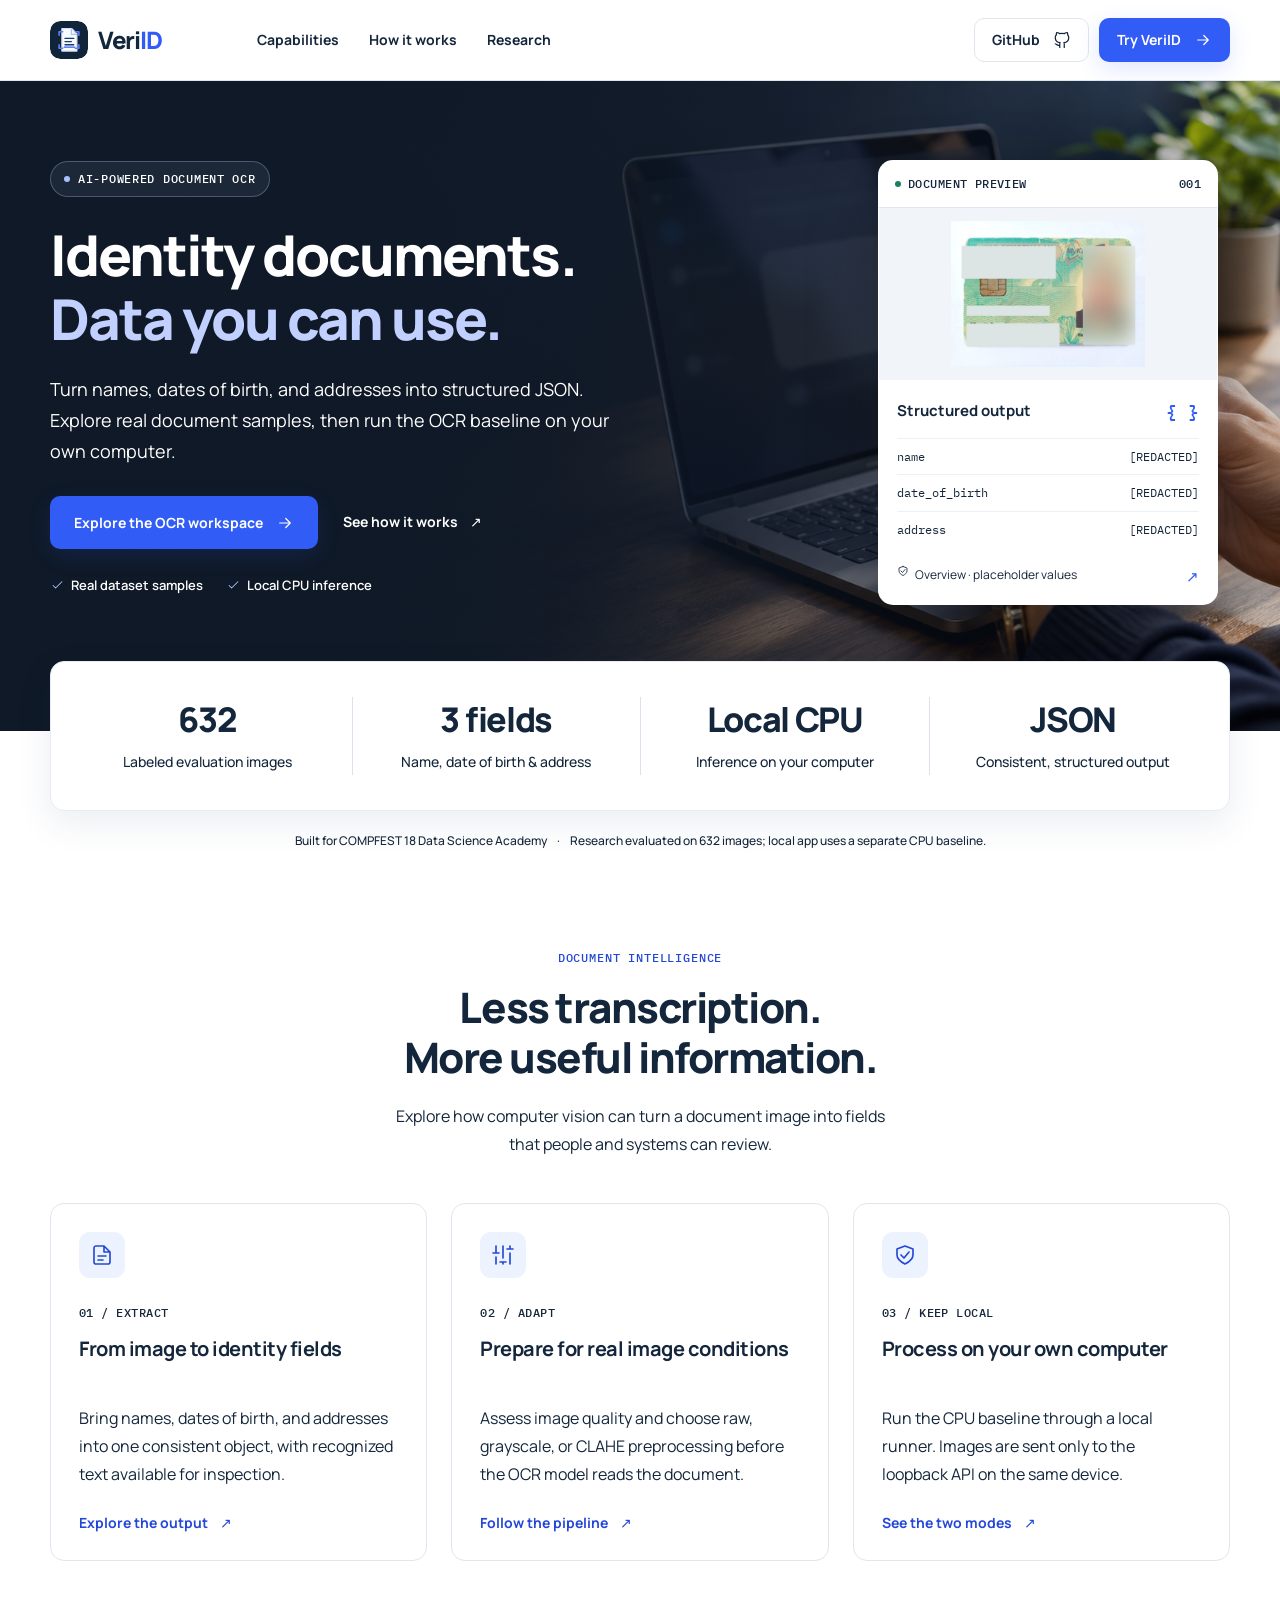
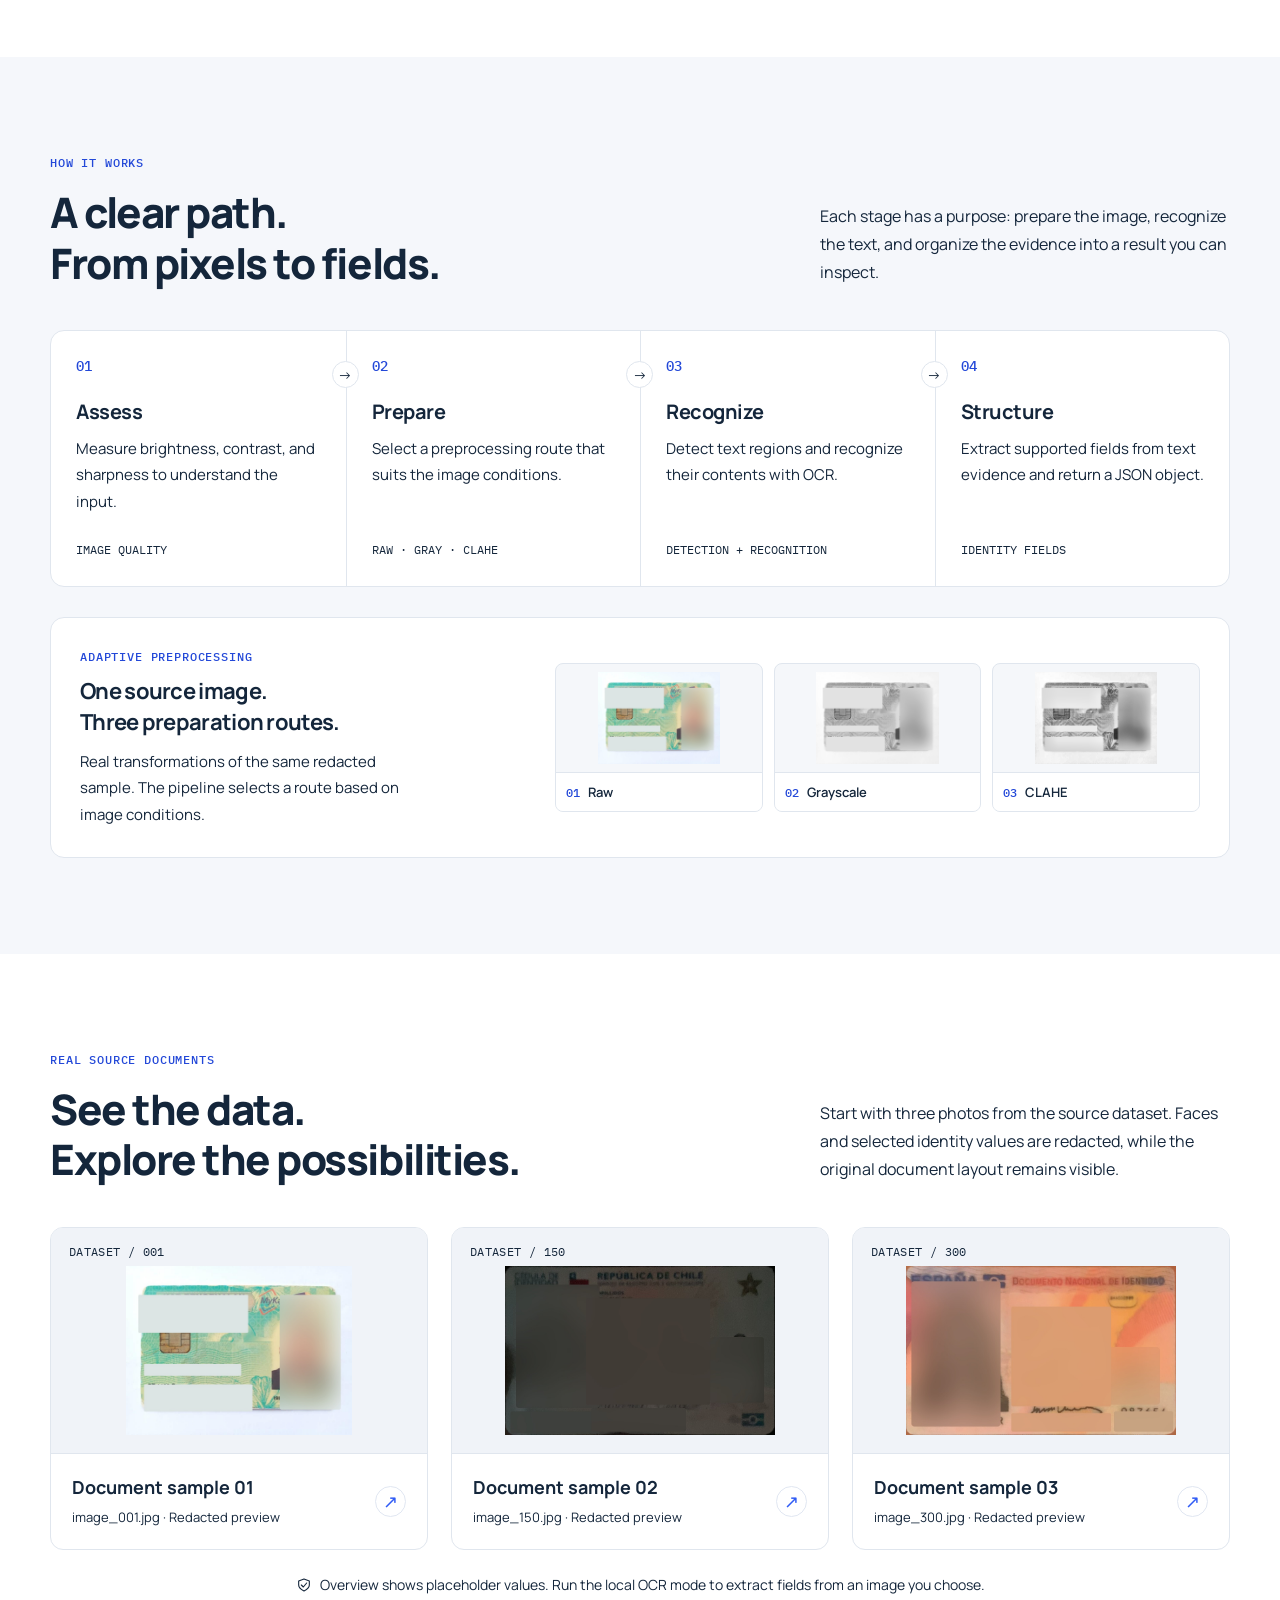
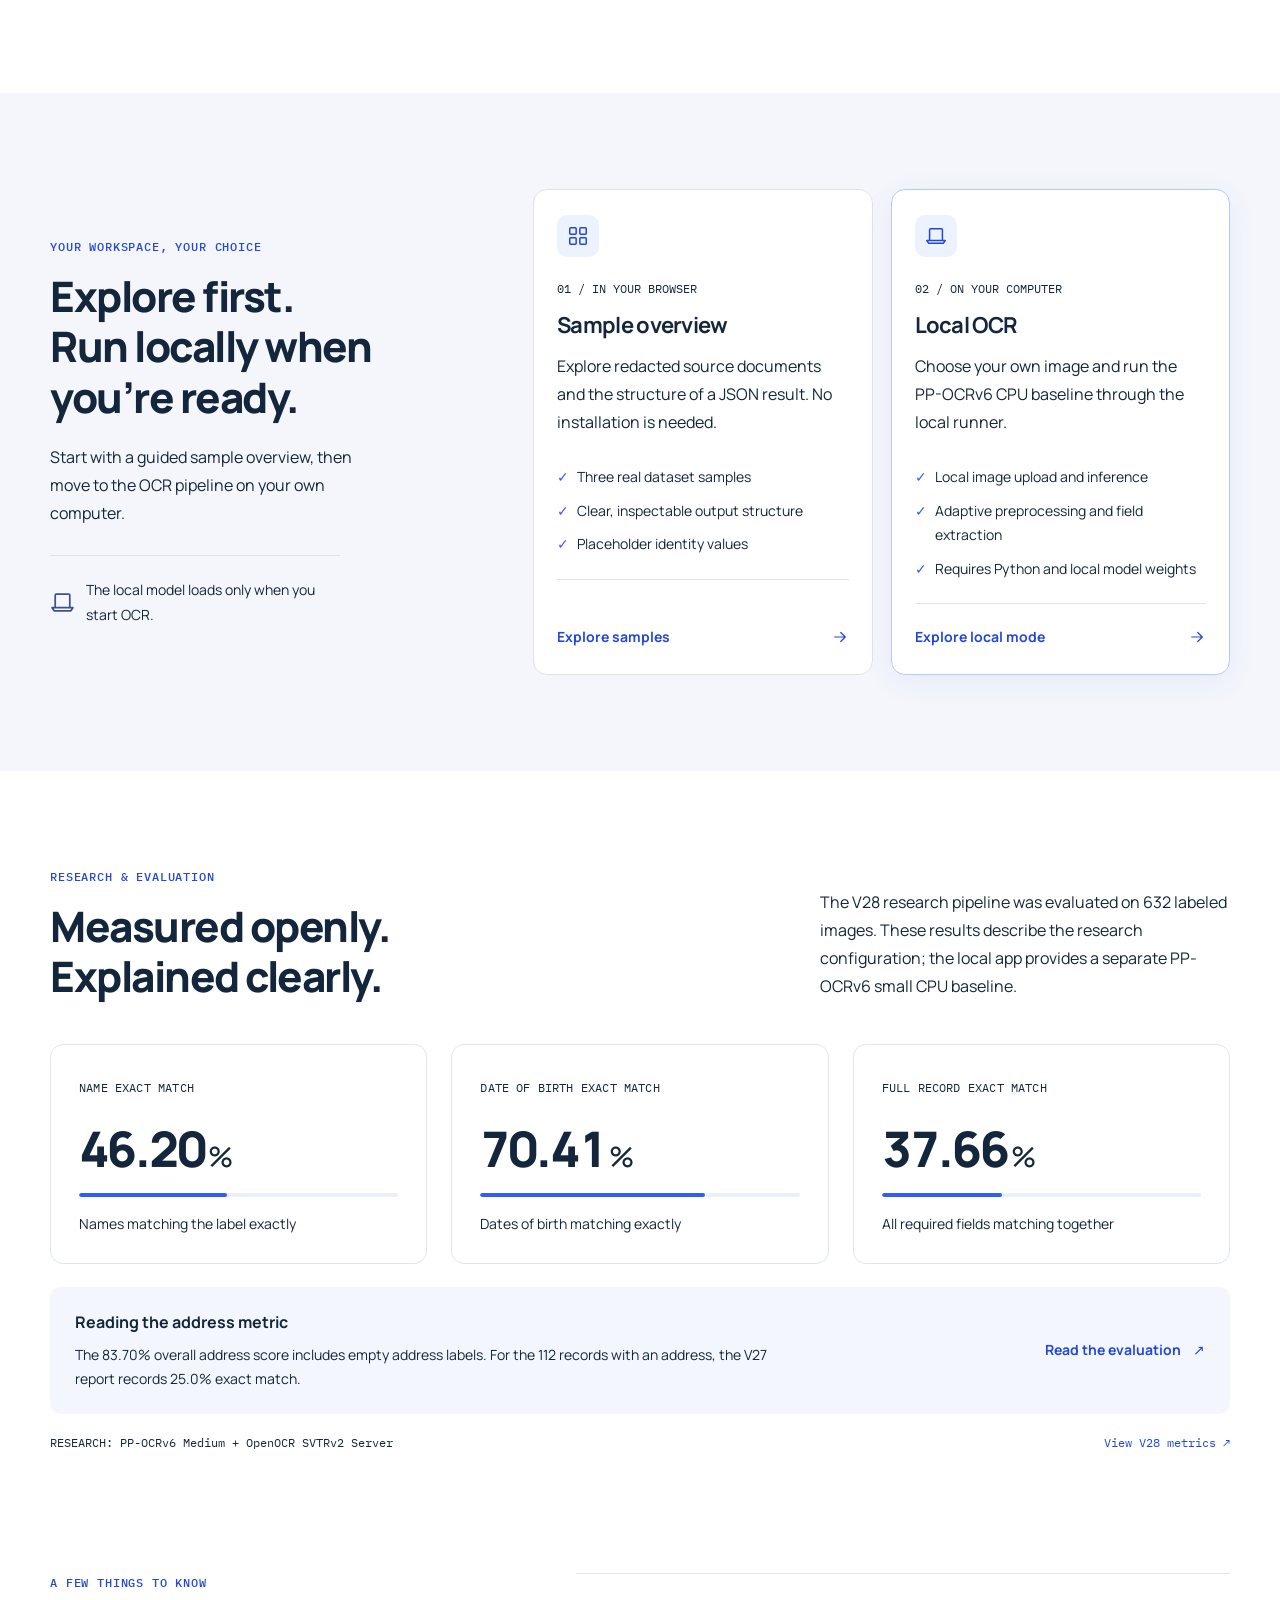
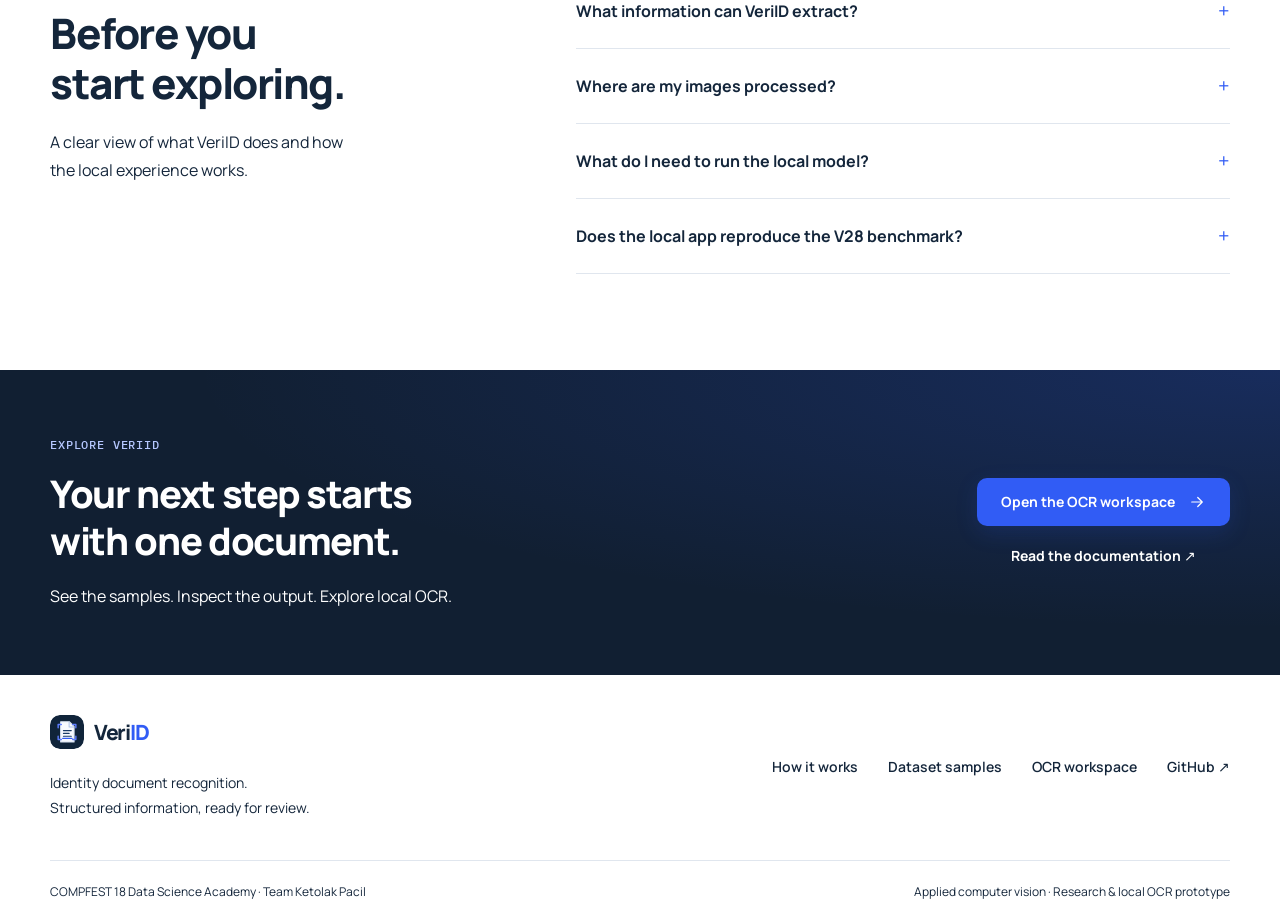
<file: index.html>
<!doctype html>
<html lang="en">
  <head>
    <meta charset="utf-8" />
    <meta name="viewport" content="width=device-width, initial-scale=1" />
    <meta name="theme-color" content="#101d2c" />
    <meta name="description" content="Explore VeriID, an identity document OCR prototype that turns names, dates of birth, and addresses into structured JSON with local CPU inference." />
    <title>VeriID — From Identity Documents to Structured Data</title>
    <link rel="icon" type="image/svg+xml" href="assets/logo-mark.svg" />
    <link rel="preconnect" href="https://fonts.googleapis.com" />
    <link rel="preconnect" href="https://fonts.gstatic.com" crossorigin />
    <link href="https://fonts.googleapis.com/css2?family=IBM+Plex+Mono:wght@400;500;600&family=Manrope:wght@400;500;600;700;800&display=swap" rel="stylesheet" />
    <link rel="stylesheet" href="tokens.css" />
    <link rel="stylesheet" href="landing.css" />
    <script src="landing.js" defer></script>
  </head>
  <body class="landing-page">
    <a class="skip-link" href="#main">Skip to content</a>
    <svg class="icon-library" xmlns="http://www.w3.org/2000/svg" aria-hidden="true">
      <symbol id="icon-arrow" viewBox="0 0 24 24"><path d="M5 12h14m-6-6 6 6-6 6" /></symbol>
      <symbol id="icon-document" viewBox="0 0 24 24"><path d="M14 3H6a2 2 0 0 0-2 2v14a2 2 0 0 0 2 2h12a2 2 0 0 0 2-2V9l-6-6Zm0 0v6h6M8 13h8m-8 4h5" /></symbol>
      <symbol id="icon-sliders" viewBox="0 0 24 24"><path d="M5 3v7m0 4v7M12 3v12m0 4v2m7-18v3m0 4v11M2 10h6m1 9h6m1-13h6" /></symbol>
      <symbol id="icon-shield" viewBox="0 0 24 24"><path d="m12 3 8 3v6c0 4-4 7-8 9-4-2-8-5-8-9V6l8-3Zm-4 9 3 3 5-6" /></symbol>
      <symbol id="icon-laptop" viewBox="0 0 24 24"><path d="M5 17V5a1 1 0 0 1 1-1h12a1 1 0 0 1 1 1v12M2 17h20l-2 3H4l-2-3Z" /></symbol>
      <symbol id="icon-grid" viewBox="0 0 24 24"><rect x="3" y="3" width="7" height="7" rx="1" /><rect x="14" y="3" width="7" height="7" rx="1" /><rect x="3" y="14" width="7" height="7" rx="1" /><rect x="14" y="14" width="7" height="7" rx="1" /></symbol>
      <symbol id="icon-check" viewBox="0 0 24 24"><path d="m5 12 4 4L19 6" /></symbol>
      <symbol id="icon-github" viewBox="0 0 24 24"><path d="M9 19c-4 1-4-2-6-2m12 5v-4c0-1 .1-2-.5-2.5 3.3-.4 6.5-1.6 6.5-7A5.5 5.5 0 0 0 19.5 5c.2-1 .1-2-.4-3-1.6 0-3 .8-4 1.5a15 15 0 0 0-6.2 0C7.9 2.8 6.5 2 4.9 2c-.5 1-.6 2-.4 3A5.5 5.5 0 0 0 3 8.5c0 5.4 3.2 6.6 6.5 7C8.9 16 9 17 9 18v4" /></symbol>
    </svg>

    <header class="site-nav">
      <div class="shell nav-inner">
        <a class="brand" href="index.html" aria-label="VeriID home"><img src="assets/logo-mark.svg" alt="" width="38" height="38" /><span>Veri<span>ID</span></span></a>
        <nav class="desktop-nav" aria-label="Main navigation">
          <a href="#capabilities">Capabilities</a><a href="#metode">How it works</a><a href="#bukti">Research</a>
        </nav>
        <div class="nav-actions">
          <a class="button button-outline nav-github" href="https://github.com/Ditt-A/RobustIdentityCardOCR" target="_blank" rel="noreferrer">GitHub <svg class="icon" aria-hidden="true"><use href="#icon-github" /></svg></a>
          <a class="button button-primary" href="simulasi.html">Try VeriID <svg class="icon" aria-hidden="true"><use href="#icon-arrow" /></svg></a>
        </div>
        <details class="mobile-menu"><summary aria-label="Navigation menu"><span></span><span></span><span></span></summary><nav aria-label="Mobile navigation"><a href="#capabilities">Capabilities</a><a href="#metode">How it works</a><a href="#sampel">Document samples</a><a href="#bukti">Research &amp; results</a><a href="https://github.com/Ditt-A/RobustIdentityCardOCR" target="_blank" rel="noreferrer">View on GitHub ↗</a></nav></details>
      </div>
    </header>

    <main id="main">
      <section class="hero" aria-labelledby="hero-title">
        <img class="hero-photo" src="assets/hero-workspace.png" alt="" fetchpriority="high" />
        <div class="hero-shade"></div>
        <div class="shell hero-grid">
          <div class="hero-copy">
            <p class="pill"><span></span> AI-POWERED DOCUMENT OCR</p>
            <h1 id="hero-title">Identity documents.<br /><span>Data you can use.</span></h1>
            <p class="hero-description">Turn names, dates of birth, and addresses into structured JSON. Explore real document samples, then run the OCR baseline on your own computer.</p>
            <div class="hero-actions"><a class="button button-primary" href="simulasi.html">Explore the OCR workspace <svg class="icon" aria-hidden="true"><use href="#icon-arrow" /></svg></a><a class="text-link text-link-light" href="#metode">See how it works <span>↗</span></a></div>
            <div class="hero-assurances"><span><svg class="icon" aria-hidden="true"><use href="#icon-check" /></svg> Real dataset samples</span><span><svg class="icon" aria-hidden="true"><use href="#icon-check" /></svg> Local CPU inference</span></div>
          </div>
          <a class="hero-preview" href="simulasi.html?sample=001" aria-label="Explore redacted dataset sample 001 in the overview simulator">
            <div class="preview-heading"><span class="preview-dot"></span><b>DOCUMENT PREVIEW</b><span>001</span></div>
            <div class="preview-image"><img src="assets/dataset-001-redacted.jpg" alt="Real source document with the face and selected identity values redacted" /></div>
            <div class="preview-output"><div class="preview-output-heading"><strong>Structured output</strong><span>{ }</span></div><dl><div><dt>name</dt><dd>[REDACTED]</dd></div><div><dt>date_of_birth</dt><dd>[REDACTED]</dd></div><div><dt>address</dt><dd>[REDACTED]</dd></div></dl></div>
            <div class="preview-caption"><svg class="icon" aria-hidden="true"><use href="#icon-shield" /></svg> Overview · placeholder values <span>↗</span></div>
          </a>
        </div>
      </section>

      <div class="shell proof-wrap">
        <div class="proof-strip" aria-label="Project at a glance">
          <div><strong>632</strong><span>Labeled evaluation images</span></div>
          <div><strong>3 fields</strong><span>Name, date of birth &amp; address</span></div>
          <div><strong>Local CPU</strong><span>Inference on your computer</span></div>
          <div><strong>JSON</strong><span>Consistent, structured output</span></div>
        </div>
        <p class="proof-caption">Built for COMPFEST 18 Data Science Academy <span>·</span> Research evaluated on 632 images; local app uses a separate CPU baseline.</p>
      </div>

      <section class="section capabilities" id="capabilities">
        <div class="shell">
          <div class="section-heading centered"><p class="eyebrow">DOCUMENT INTELLIGENCE</p><h2>Less transcription.<br />More useful information.</h2><p>Explore how computer vision can turn a document image into fields that people and systems can review.</p></div>
          <div class="feature-grid">
            <article class="feature-card"><div class="feature-icon"><svg class="icon" aria-hidden="true"><use href="#icon-document" /></svg></div><span class="feature-number">01 / EXTRACT</span><h3>From image to identity fields</h3><p>Bring names, dates of birth, and addresses into one consistent object, with recognized text available for inspection.</p><a class="text-link" href="simulasi.html">Explore the output <span>↗</span></a></article>
            <article class="feature-card"><div class="feature-icon"><svg class="icon" aria-hidden="true"><use href="#icon-sliders" /></svg></div><span class="feature-number">02 / ADAPT</span><h3>Prepare for real image conditions</h3><p>Assess image quality and choose raw, grayscale, or CLAHE preprocessing before the OCR model reads the document.</p><a class="text-link" href="#metode">Follow the pipeline <span>↗</span></a></article>
            <article class="feature-card"><div class="feature-icon"><svg class="icon" aria-hidden="true"><use href="#icon-shield" /></svg></div><span class="feature-number">03 / KEEP LOCAL</span><h3>Process on your own computer</h3><p>Run the CPU baseline through a local runner. Images are sent only to the loopback API on the same device.</p><a class="text-link" href="#workspace">See the two modes <span>↗</span></a></article>
          </div>
        </div>
      </section>

      <section class="section method-section" id="metode">
        <div class="shell">
          <div class="section-heading split"><div><p class="eyebrow">HOW IT WORKS</p><h2>A clear path.<br />From pixels to fields.</h2></div><p>Each stage has a purpose: prepare the image, recognize the text, and organize the evidence into a result you can inspect.</p></div>
          <ol class="pipeline">
            <li><span class="step-number">01</span><h3>Assess</h3><p>Measure brightness, contrast, and sharpness to understand the input.</p><span class="step-tag">IMAGE QUALITY</span></li>
            <li><span class="step-number">02</span><h3>Prepare</h3><p>Select a preprocessing route that suits the image conditions.</p><span class="step-tag">RAW · GRAY · CLAHE</span></li>
            <li><span class="step-number">03</span><h3>Recognize</h3><p>Detect text regions and recognize their contents with OCR.</p><span class="step-tag">DETECTION + RECOGNITION</span></li>
            <li><span class="step-number">04</span><h3>Structure</h3><p>Extract supported fields from text evidence and return a JSON object.</p><span class="step-tag">IDENTITY FIELDS</span></li>
          </ol>
          <div class="preprocessing">
            <div><p class="eyebrow">ADAPTIVE PREPROCESSING</p><h3>One source image.<br />Three preparation routes.</h3><p>Real transformations of the same redacted sample. The pipeline selects a route based on image conditions.</p></div>
            <div class="preprocess-images">
              <figure><img src="assets/pipeline-raw-redacted.jpg" alt="Redacted source image before preprocessing" loading="lazy" /><figcaption><b>01</b> Raw</figcaption></figure>
              <figure><img src="assets/pipeline-grayscale-redacted.jpg" alt="Grayscale transformation of the same redacted source image" loading="lazy" /><figcaption><b>02</b> Grayscale</figcaption></figure>
              <figure><img src="assets/pipeline-clahe-redacted.jpg" alt="CLAHE transformation of the same redacted source image" loading="lazy" /><figcaption><b>03</b> CLAHE</figcaption></figure>
            </div>
          </div>
        </div>
      </section>

      <section class="section sample-section" id="sampel">
        <div class="shell">
          <div class="section-heading split"><div><p class="eyebrow">REAL SOURCE DOCUMENTS</p><h2>See the data.<br />Explore the possibilities.</h2></div><p>Start with three photos from the source dataset. Faces and selected identity values are redacted, while the original document layout remains visible.</p></div>
          <div class="sample-grid">
            <a class="sample-card" href="simulasi.html?sample=001"><div class="sample-image"><span>DATASET / 001</span><img src="assets/dataset-001-redacted.jpg" alt="Redacted dataset document image_001" loading="lazy" /></div><div class="sample-card-copy"><div><h3>Document sample 01</h3><p>image_001.jpg · Redacted preview</p></div><span class="sample-arrow">↗</span></div></a>
            <a class="sample-card" href="simulasi.html?sample=150"><div class="sample-image"><span>DATASET / 150</span><img src="assets/dataset-150-redacted.jpg" alt="Redacted dataset document image_150" loading="lazy" /></div><div class="sample-card-copy"><div><h3>Document sample 02</h3><p>image_150.jpg · Redacted preview</p></div><span class="sample-arrow">↗</span></div></a>
            <a class="sample-card" href="simulasi.html?sample=300"><div class="sample-image"><span>DATASET / 300</span><img src="assets/dataset-300-redacted.jpg" alt="Redacted dataset document image_300" loading="lazy" /></div><div class="sample-card-copy"><div><h3>Document sample 03</h3><p>image_300.jpg · Redacted preview</p></div><span class="sample-arrow">↗</span></div></a>
          </div>
          <p class="section-note"><svg class="icon" aria-hidden="true"><use href="#icon-shield" /></svg> Overview shows placeholder values. Run the local OCR mode to extract fields from an image you choose.</p>
        </div>
      </section>

      <section class="section workspace-section" id="workspace">
        <div class="shell workspace-grid">
          <div class="workspace-intro"><p class="eyebrow">YOUR WORKSPACE, YOUR CHOICE</p><h2>Explore first.<br />Run locally when<br />you’re ready.</h2><p>Start with a guided sample overview, then move to the OCR pipeline on your own computer.</p><div class="workspace-note"><svg class="icon" aria-hidden="true"><use href="#icon-laptop" /></svg><span>The local model loads only when you start OCR.</span></div></div>
          <div class="mode-cards">
            <article class="mode-card"><div class="mode-card-top"><span class="mode-icon"><svg class="icon" aria-hidden="true"><use href="#icon-grid" /></svg></span><span class="mode-label">01 / IN YOUR BROWSER</span></div><h3>Sample overview</h3><p>Explore redacted source documents and the structure of a JSON result. No installation is needed.</p><ul><li>Three real dataset samples</li><li>Clear, inspectable output structure</li><li>Placeholder identity values</li></ul><a class="text-link" href="simulasi.html">Explore samples <svg class="icon" aria-hidden="true"><use href="#icon-arrow" /></svg></a></article>
            <article class="mode-card mode-card-emphasis"><div class="mode-card-top"><span class="mode-icon"><svg class="icon" aria-hidden="true"><use href="#icon-laptop" /></svg></span><span class="mode-label">02 / ON YOUR COMPUTER</span></div><h3>Local OCR</h3><p>Choose your own image and run the PP-OCRv6 CPU baseline through the local runner.</p><ul><li>Local image upload and inference</li><li>Adaptive preprocessing and field extraction</li><li>Requires Python and local model weights</li></ul><a class="text-link" href="simulasi.html?mode=local">Explore local mode <svg class="icon" aria-hidden="true"><use href="#icon-arrow" /></svg></a></article>
          </div>
        </div>
      </section>

      <section class="section research-section" id="bukti">
        <div class="shell">
          <div class="section-heading split"><div><p class="eyebrow">RESEARCH &amp; EVALUATION</p><h2>Measured openly.<br />Explained clearly.</h2></div><p>The V28 research pipeline was evaluated on 632 labeled images. These results describe the research configuration; the local app provides a separate PP-OCRv6 small CPU baseline.</p></div>
          <div class="benchmark-grid">
            <article><span>NAME EXACT MATCH</span><strong>46.20<small>%</small></strong><div class="metric-track"><i style="--score:46.20%"></i></div><p>Names matching the label exactly</p></article>
            <article><span>DATE OF BIRTH EXACT MATCH</span><strong>70.41<small>%</small></strong><div class="metric-track"><i style="--score:70.41%"></i></div><p>Dates of birth matching exactly</p></article>
            <article><span>FULL RECORD EXACT MATCH</span><strong>37.66<small>%</small></strong><div class="metric-track"><i style="--score:37.66%"></i></div><p>All required fields matching together</p></article>
          </div>
          <div class="benchmark-context"><div><b>Reading the address metric</b><p>The 83.70% overall address score includes empty address labels. For the 112 records with an address, the V27 report records 25.0% exact match.</p></div><a class="text-link" href="https://github.com/Ditt-A/RobustIdentityCardOCR/blob/main/reports/final_v27_report.md" target="_blank" rel="noreferrer">Read the evaluation <span>↗</span></a></div>
          <div class="research-footnote"><span>RESEARCH: PP-OCRv6 Medium + OpenOCR SVTRv2 Server</span><a href="https://github.com/Ditt-A/RobustIdentityCardOCR/blob/main/reports/metrics/v28.json" target="_blank" rel="noreferrer">View V28 metrics ↗</a></div>
        </div>
      </section>

      <section class="section faq-section">
        <div class="shell faq-grid"><div class="section-heading"><p class="eyebrow">A FEW THINGS TO KNOW</p><h2>Before you<br />start exploring.</h2><p>A clear view of what VeriID does and how the local experience works.</p></div>
          <div class="faq-list">
            <details><summary>What information can VeriID extract?<span aria-hidden="true">+</span></summary><p>The local baseline looks for explicitly labeled names, dates of birth, and addresses, and retains recognized text with confidence values for inspection. Fields without supporting evidence remain null.</p></details>
            <details><summary>Where are my images processed?<span aria-hidden="true">+</span></summary><p>In local OCR mode, the browser sends the image to the runner on the same computer at 127.0.0.1. The public site does not receive that upload. Temporary inference files are removed after processing.</p></details>
            <details><summary>What do I need to run the local model?<span aria-hidden="true">+</span></summary><p>Use Windows with Python 3.10–3.12, install the local runner dependencies, and add compatible detector and recognizer weights. The model guide in the repository explains the available profiles and paths.</p><a class="text-link" href="https://github.com/Ditt-A/RobustIdentityCardOCR/blob/main/models/README.md" target="_blank" rel="noreferrer">Read the model guide ↗</a></details>
            <details><summary>Does the local app reproduce the V28 benchmark?<span aria-hidden="true">+</span></summary><p>The V28 research architecture uses PP-OCRv6 Medium and OpenOCR SVTRv2 Server. Their complete research engine and weights are not included in the public repository. The runnable local app uses PP-OCRv6 small as a CPU baseline and has separate performance characteristics.</p></details>
          </div>
        </div>
      </section>

      <section class="final-cta">
        <div class="shell final-inner"><div><p class="eyebrow">EXPLORE VERIID</p><h2>Your next step starts<br />with one document.</h2><p>See the samples. Inspect the output. Explore local OCR.</p></div><div class="final-actions"><a class="button button-primary" href="simulasi.html">Open the OCR workspace <svg class="icon" aria-hidden="true"><use href="#icon-arrow" /></svg></a><a class="text-link text-link-light" href="https://github.com/Ditt-A/RobustIdentityCardOCR#readme" target="_blank" rel="noreferrer">Read the documentation ↗</a></div></div>
      </section>
    </main>

    <footer class="site-footer">
      <div class="shell footer-main"><div><a class="brand" href="index.html" aria-label="VeriID home"><img src="assets/logo-mark.svg" alt="" width="34" height="34" /><span>Veri<span>ID</span></span></a><p>Identity document recognition.<br />Structured information, ready for review.</p></div><nav aria-label="Footer navigation"><a href="#metode">How it works</a><a href="#sampel">Dataset samples</a><a href="simulasi.html">OCR workspace</a><a href="https://github.com/Ditt-A/RobustIdentityCardOCR" target="_blank" rel="noreferrer">GitHub ↗</a></nav></div>
      <div class="shell footer-bottom"><span>COMPFEST 18 Data Science Academy · Team Ketolak Pacil</span><span>Applied computer vision · Research &amp; local OCR prototype</span></div>
    </footer>
  </body>
</html>
</file>
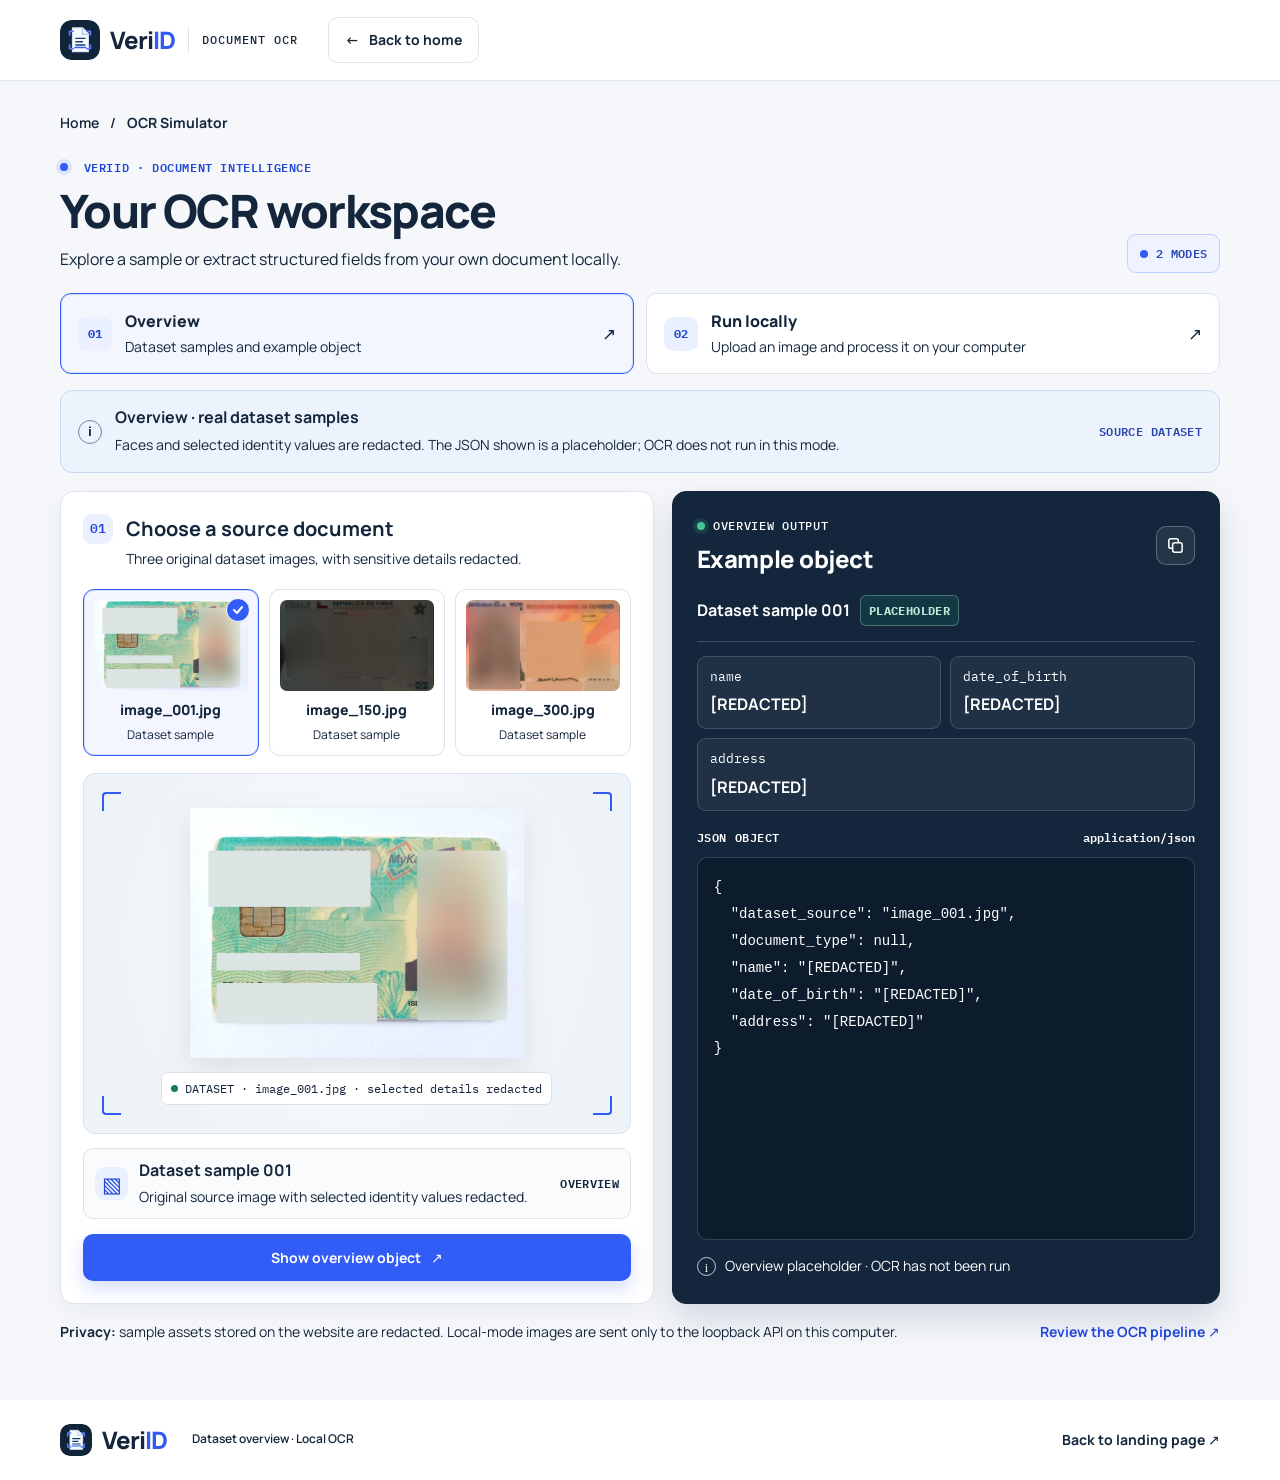
<file: simulasi.html>
<!doctype html>
<html lang="en">
  <head>
    <meta charset="utf-8" />
    <meta name="viewport" content="width=device-width, initial-scale=1" />
    <meta name="theme-color" content="#F5F7FA" />
    <meta name="description" content="Explore redacted identity-document samples or run OCR locally on your computer." />
    <title>OCR Simulator — VeriID</title>
    <link rel="icon" type="image/svg+xml" href="assets/logo-mark.svg" />
    <link rel="preconnect" href="https://fonts.googleapis.com" />
    <link rel="preconnect" href="https://fonts.gstatic.com" crossorigin />
    <link href="https://fonts.googleapis.com/css2?family=IBM+Plex+Mono:wght@400;500;600&family=Manrope:wght@400;500;600;700;800&display=swap" rel="stylesheet" />
    <link rel="stylesheet" href="tokens.css" />
    <link rel="stylesheet" href="styles.css" />
    <script src="app.js" defer></script>
  </head>
  <body class="simulation-page" data-simulation>
    <header class="site-header">
      <div class="container header-inner">
        <a class="brand" href="index.html" aria-label="VeriID home">
          <img class="brand-mark" src="assets/logo-mark.svg" alt="" width="40" height="40" />
          <span class="brand-name">Veri<span>ID</span></span>
          <span class="brand-divider" aria-hidden="true"></span>
          <span class="brand-caption">DOCUMENT OCR</span>
        </a>
        <a class="button button-small button-quiet" href="index.html"><span aria-hidden="true">←</span> Back to home</a>
      </div>
    </header>

    <main class="sim-main">
      <div class="container">
        <nav class="sim-breadcrumb" aria-label="Breadcrumb"><a href="index.html">Home</a><span aria-hidden="true">/</span><b>OCR Simulator</b></nav>
        <div class="sim-heading">
          <div><p class="eyebrow"><span class="eyebrow-dot"></span> VERIID · DOCUMENT INTELLIGENCE</p><h1>Your OCR workspace</h1><p>Explore a sample or extract structured fields from your own document locally.</p></div>
          <span class="prototype-badge"><span aria-hidden="true"></span> 2 MODES</span>
        </div>

        <div class="mode-switch" role="tablist" aria-label="Choose a simulation mode">
          <button class="mode-tab is-selected" id="mode-tab-overview" type="button" role="tab" aria-selected="true" aria-controls="overview-panel" data-mode-choice="overview">
            <span class="mode-number">01</span><span><b>Overview</b><small>Dataset samples and example object</small></span><span class="mode-arrow" aria-hidden="true">↗</span>
          </button>
          <button class="mode-tab" id="mode-tab-local" type="button" role="tab" aria-selected="false" aria-controls="local-panel" data-mode-choice="local">
            <span class="mode-number">02</span><span><b>Run locally</b><small>Upload an image and process it on your computer</small></span><span class="mode-arrow" aria-hidden="true">↗</span>
          </button>
        </div>

        <div class="demo-notice" id="mode-notice"><span class="notice-icon" aria-hidden="true">i</span><div><b id="notice-title">Overview · real dataset samples</b><span id="notice-copy">Faces and selected identity values are redacted. The JSON shown is a placeholder; OCR does not run in this mode.</span></div><span class="notice-tag" id="notice-tag">SOURCE DATASET</span></div>

        <div class="simulation-layout">
          <div class="sim-workspace">
            <section class="sim-panel" id="overview-panel" role="tabpanel" aria-labelledby="mode-tab-overview" data-mode-panel="overview">
              <div class="panel-heading"><span class="panel-step">01</span><div><h2>Choose a source document</h2><p>Three original dataset images, with sensitive details redacted.</p></div></div>
              <div class="choice-grid" role="group" aria-label="Choose a dataset sample image">
                <button class="choice-card is-selected" type="button" data-sample-choice="001" aria-pressed="true">
                  <span class="choice-check" aria-hidden="true"><svg viewBox="0 0 14 14"><path d="m3 7 3 3 5-6" /></svg></span><img src="assets/dataset-001-redacted.jpg" alt="Redacted sample image_001" /><b>image_001.jpg</b><small>Dataset sample</small>
                </button>
                <button class="choice-card" type="button" data-sample-choice="150" aria-pressed="false">
                  <span class="choice-check" aria-hidden="true"><svg viewBox="0 0 14 14"><path d="m3 7 3 3 5-6" /></svg></span><img src="assets/dataset-150-redacted.jpg" alt="Redacted sample image_150" /><b>image_150.jpg</b><small>Dataset sample</small>
                </button>
                <button class="choice-card" type="button" data-sample-choice="300" aria-pressed="false">
                  <span class="choice-check" aria-hidden="true"><svg viewBox="0 0 14 14"><path d="m3 7 3 3 5-6" /></svg></span><img src="assets/dataset-300-redacted.jpg" alt="Redacted sample image_300" /><b>image_300.jpg</b><small>Dataset sample</small>
                </button>
              </div>
              <div class="sample-stage" id="sample-stage">
                <img class="sample-art" id="sample-art" src="assets/dataset-001-redacted.jpg" alt="Dataset sample image_001 with identity details redacted" />
                <span class="sample-corner sample-corner-tl" aria-hidden="true"></span><span class="sample-corner sample-corner-tr" aria-hidden="true"></span>
                <span class="sample-corner sample-corner-bl" aria-hidden="true"></span><span class="sample-corner sample-corner-br" aria-hidden="true"></span>
                <span class="sample-scan-line" aria-hidden="true"></span>
                <span class="sample-stage-caption"><span class="tiny-dot"></span><span id="sample-caption">DATASET · image_001.jpg · selected details redacted</span></span>
              </div>
              <div class="route-summary"><span class="route-summary-icon" aria-hidden="true">▧</span><div><b id="route-summary-title">Dataset sample 001</b><span id="route-summary-detail">Original source image with selected identity values redacted.</span></div><span class="route-summary-tag">OVERVIEW</span></div>
              <button class="button button-primary run-button" id="run-overview" type="button">Show overview object <span aria-hidden="true">↗</span></button>
            </section>

            <section class="sim-panel local-panel" id="local-panel" role="tabpanel" aria-labelledby="mode-tab-local" data-mode-panel="local" hidden>
              <div class="panel-heading"><span class="panel-step">02</span><div><h2>Run OCR on your computer</h2><p>Choose an image, then start the pipeline manually.</p></div></div>
              <div class="local-health" id="local-health" role="status" aria-live="polite">
                <span class="health-indicator" aria-hidden="true"></span><div><b id="local-health-title">Checking local runner</b><span id="local-health-detail">The model will not load until you start OCR.</span></div>
                <button class="health-retry" id="check-local-connection" type="button">Check connection ↻</button>
              </div>
              <label class="upload-zone" for="local-image">
                <span class="upload-icon" aria-hidden="true">↑</span><b>Choose a document image</b><span>JPG, PNG, or WebP · up to 8 MB and 6 megapixels</span>
                <input id="local-image" name="image" type="file" accept="image/jpeg,image/png,image/webp" />
              </label>
              <div class="local-file-preview" id="local-file-preview" hidden>
                <img id="local-preview" alt="Preview of the image selected on this computer" />
                <div><b id="local-file-name"></b><span id="local-file-size"></span></div>
                <button class="text-button" id="clear-local-file" type="button">Remove</button>
              </div>
              <div class="local-model-info">
                <div class="local-model-heading"><b>Local model</b><span>LOCAL PATH</span></div>
                <code id="det-model-path">models/PP-OCRv6_small_det/</code>
                <code id="rec-model-path">models/PP-OCRv6_small_rec/</code>
                <p>PP-OCRv6 CPU baseline. Add matching detector and recognizer weights at these paths, or configure your own model directories. The V28 research model is a separate configuration.</p>
              </div>
              <button class="button button-primary run-button" id="run-local-ocr" type="button" disabled>Run OCR locally <span aria-hidden="true">↗</span></button>
              <p class="local-runner-hint" id="local-runner-hint">Local mode is available only at <code>127.0.0.1:8787</code>. Install dependencies, add model weights, and start the local runner.</p>
            </section>
          </div>

          <aside class="result-panel" aria-live="polite" aria-labelledby="result-title">
            <div class="result-top">
              <div><span class="result-kicker"><span class="result-dot"></span> <span id="result-kicker">OVERVIEW OUTPUT</span></span><h2 id="result-title">Example object</h2></div>
              <button class="copy-button" id="copy-result" type="button" aria-label="Copy JSON object" title="Copy JSON"><svg viewBox="0 0 20 20" fill="none" aria-hidden="true"><rect x="7" y="7" width="10" height="10" rx="2" stroke="currentColor" stroke-width="1.6"/><path d="M13 7V5a2 2 0 0 0-2-2H5a2 2 0 0 0-2 2v6a2 2 0 0 0 2 2h2" stroke="currentColor" stroke-width="1.6"/></svg></button>
            </div>
            <div class="result-meta"><span id="result-document">Dataset sample 001</span><span class="synthetic-pill" id="result-kind">PLACEHOLDER</span></div>
            <div class="field-preview" id="field-preview"></div>
            <div class="json-heading"><span>JSON OBJECT</span><span>application/json</span></div>
            <pre class="json-output"><code id="json-output"></code></pre>
            <div class="result-foot"><span class="foot-check" aria-hidden="true">i</span><span id="result-status">Overview placeholder · OCR has not been run</span></div>
          </aside>
        </div>

        <div class="sim-bottom-row"><span><b>Privacy:</b> sample assets stored on the website are redacted. Local-mode images are sent only to the loopback API on this computer.</span><a href="index.html#metode">Review the OCR pipeline <span aria-hidden="true">↗</span></a></div>
      </div>
    </main>

    <dialog class="local-mode-dialog" id="local-mode-dialog" aria-labelledby="local-dialog-title">
      <div class="dialog-mark" aria-hidden="true">↗</div>
      <p class="eyebrow">LOCAL OCR MODE</p>
      <h2 id="local-dialog-title">The model will run on your computer.</h2>
      <p>The image is processed by the backend on this computer (<code>127.0.0.1</code>), not on an online server. This page does not send images to the cloud.</p>
      <ul>
        <li>The model loads when you run OCR for the first time. Inference uses the CPU and is limited to images up to 6 megapixels.</li>
        <li>Model weights are not included; you must place the model files in a local folder.</li>
        <li>The runner uses a PP-OCRv6 baseline. V28/SVTRv2 weights are not available in the public repository.</li>
        <li>The image is used temporarily during inference and then deleted.</li>
      </ul>
      <div class="dialog-actions"><button class="button button-quiet" id="cancel-local-mode" type="button">Go back</button><button class="button button-primary" id="confirm-local-mode" type="button">Continue to local mode</button></div>
    </dialog>

    <div class="toast-message" id="toast-message" role="status" aria-live="polite"></div>
    <footer class="site-footer"><div class="container footer-inner"><a class="brand footer-brand" href="index.html"><img class="brand-mark" src="assets/logo-mark.svg" alt="" width="32" height="32" /><span class="brand-name">Veri<span>ID</span></span></a><span>Dataset overview · Local OCR</span><a href="index.html">Back to landing page <span aria-hidden="true">↗</span></a></div></footer>
  </body>
</html>
</file>
<file: tokens.css>
/* Shared reading scale and text colors for the product site and OCR workspace. */
:root {
  font-size: 100%;
  --color-ink: #14263B;
  --color-text: var(--color-ink);
  --color-muted: var(--color-ink);
  --color-action: #315CF5;
  --color-action-hover: #2348D8;
  --text-meta: .75rem;
  --text-caption: .8125rem;
  --text-small: .875rem;
  --text-body: 1rem;
  --text-lead: 1.125rem;
  --text-card: 1.25rem;
  --font-sans: 'Manrope', 'Segoe UI', sans-serif;
  --font-mono: 'IBM Plex Mono', Consolas, monospace;
}
</file>
<file: landing.css>
/* VeriID product website. Photography supports the real dataset previews. */
:root { color-scheme: light; --ink:var(--color-ink); --body:var(--color-text); --muted:var(--color-muted); --blue:var(--color-action); --blue-dark:var(--color-action-hover); --line:#e0e6ee; --paper:#f5f7fb; --night:#101d2c; font-family:var(--font-sans); font-synthesis:none; text-rendering:optimizeLegibility; }
* { box-sizing:border-box; }
html { scroll-behavior:smooth; scroll-padding-top:106px; }
body { margin:0; color:var(--ink); background:#fff; -webkit-font-smoothing:antialiased; font-size:var(--text-body); line-height:1.65; overflow-wrap:break-word; }
a { color:inherit; text-decoration:none; }
button,summary { -webkit-tap-highlight-color:transparent; }
img { display:block; max-width:100%; }
button { font:inherit; }
a:focus-visible,summary:focus-visible { outline:3px solid var(--blue); outline-offset:5px; }
::selection { color:#fff; background:#315cf5; }
.shell { width:min(1180px,calc(100% - 64px)); margin-inline:auto; }
.icon-library { position:absolute; width:0; height:0; overflow:hidden; }
.icon { display:inline-block; width:22px; height:22px; flex-shrink:0; fill:none; stroke:currentColor; stroke-width:1.65; stroke-linecap:round; stroke-linejoin:round; vertical-align:middle; }
.skip-link { position:fixed; top:8px; left:16px; z-index:100; padding:12px 18px; color:#fff; background:var(--ink); transform:translateY(-160%); }
.skip-link:focus { transform:none; }
.site-nav { position:sticky; top:0; z-index:40; border-bottom:1px solid var(--line); background:rgba(255,255,255,.97); backdrop-filter:blur(18px); }
.nav-inner { min-height:80px; height:auto; padding-block:14px; display:flex; align-items:center; flex-wrap:wrap; gap:12px 32px; }
.brand { display:inline-flex; align-items:center; flex-shrink:0; gap:10px; }
.brand img { border-radius:10px; }
.brand>span { font-size:1.5rem; font-weight:800; letter-spacing:-1.3px; }
.brand>span>span { color:var(--blue); }
.desktop-nav { display:flex; flex-wrap:wrap; align-items:center; gap:30px; margin-left:64px; min-width:0; }
.desktop-nav a { color:var(--ink); font-size:var(--text-small); font-weight:700; }
.desktop-nav a:hover,.site-footer nav a:hover { color:var(--blue); }
.nav-actions { display:flex; align-items:center; gap:10px; margin-left:auto; }
.button { display:inline-flex; align-items:center; justify-content:center; gap:13px; min-height:48px; padding:10px 23px; border:1px solid transparent; border-radius:10px; font-size:var(--text-small); font-weight:700; line-height:1.4; text-align:center; transition:background .2s,box-shadow .2s,transform .2s; }
.button .icon { width:18px; height:18px; }
.button:hover { transform:translateY(-2px); }
.button-primary { color:#fff; background:var(--blue); box-shadow:0 7px 22px rgba(49,92,245,.15); }
.button-primary:hover { background:var(--blue-dark); box-shadow:0 9px 28px rgba(49,92,245,.25); }
.button-outline { border-color:var(--line); background:#fff; }
.button-outline:hover { background:var(--paper); }
.nav-actions .button { min-height:44px; padding-inline:17px; font-size:var(--text-small); }
.mobile-menu { display:none; }
.text-link { display:inline-flex; align-items:center; gap:12px; color:var(--blue-dark); font-size:var(--text-small); font-weight:700; line-height:1.6; }
.text-link .icon { width:18px; height:18px; }
.text-link:hover { color:#183496; }
.text-link-light { color:#fff; }
.text-link-light:hover { color:#c9d6ff; }

.hero { position:relative; isolation:isolate; overflow:hidden; color:#fff; background:var(--night); }
.hero-photo,.hero-shade { position:absolute; z-index:-1; inset:0; width:100%; height:100%; }
.hero-photo { object-fit:cover; object-position:center center; }
.hero-shade { background:linear-gradient(90deg,rgba(15,25,39,.98) 0%,rgba(15,25,39,.94) 35%,rgba(15,25,39,.66) 58%,rgba(15,25,39,.12) 100%); }
.hero-grid { min-height:650px; padding-block:76px 123px; display:grid; grid-template-columns:1.22fr .78fr; align-items:center; gap:70px; }
.hero-copy { padding-bottom:8px; }
.hero-copy,.hero-preview { position:relative; z-index:1; min-width:0; }
.hero h1,.section-heading h2,.workspace-intro h2,.final-cta h2 { overflow-wrap:anywhere; }
.button { max-width:100%; white-space:normal; overflow-wrap:anywhere; }
.proof-strip>div,.sample-card-copy>div { min-width:0; }
.proof-strip strong { max-width:100%; overflow-wrap:anywhere; }
.preview-output dl>div { flex-wrap:wrap; }
.preprocess-images figcaption { overflow-wrap:anywhere; }
.pill { display:inline-flex; align-items:center; gap:8px; margin:0 0 26px; padding:8px 13px; border:1px solid rgba(207,219,255,.27); border-radius:100px; color:#FFFFFF; background:rgba(189,208,255,.08); font:500 var(--text-meta)/1.5 var(--font-mono); letter-spacing:.06em; font-size:var(--text-meta); font-weight:500; }
.pill>span { width:6px; height:6px; border-radius:50%; background:#a9c2ff; }
.hero h1 { margin:0; font-size:clamp(2.8125rem,4.4vw,3.875rem); font-weight:800; line-height:1.13; letter-spacing:-.035em; }
.hero h1>span { color:#c1d0ff; }
.hero-description { max-width:570px; margin:24px 0 30px; color:#FFFFFF; font-size:var(--text-lead); line-height:1.7; }
.hero-actions { display:flex; align-items:center; flex-wrap:wrap; gap:25px; }
.hero-actions .button { min-height:53px; font-size:var(--text-small); }
.hero-assurances { display:flex; align-items:center; flex-wrap:wrap; gap:23px; margin-top:26px; color:#FFFFFF; font-size:var(--text-caption); font-weight:600; line-height:1.6; }
.hero-assurances>span { display:inline-flex; align-items:center; gap:6px; }
.hero-assurances .icon { width:15px; height:15px; color:#a9c2ff; }
.hero-preview { display:block; width:min(100%,340px); justify-self:end; margin:0 12px 0 0; border:1px solid rgba(255,255,255,.85); border-radius:15px; color:var(--ink); background:#fff; box-shadow:0 26px 70px rgba(0,0,0,.28); transform:none; transition:transform .25s,box-shadow .25s; }
.hero-preview:hover { transform:translateY(-4px); box-shadow:0 30px 80px rgba(0,0,0,.36); }
.preview-heading { display:flex; align-items:center; gap:7px; padding:14px 16px; border-bottom:1px solid var(--line); font:500 var(--text-meta) var(--font-mono); letter-spacing:.035em; font-size:var(--text-meta); line-height:1.5; }
.preview-heading>b { font-weight:500; }
.preview-heading>span:last-child { margin-left:auto; color:var(--muted); }
.preview-dot { width:6px; height:6px; border-radius:50%; background:#198060; }
.preview-image { height:172px; padding:13px 18px; background:#f1f5f9; }
.preview-image img { width:100%; height:100%; object-fit:contain; }
.preview-output { padding:16px 18px 6px; }
.preview-output-heading { display:flex; align-items:center; justify-content:space-between; font-size:0.9375rem; line-height:1.5; }
.preview-output-heading>span { color:var(--blue); font:600 var(--text-lead) var(--font-mono); }
.preview-output dl { margin:12px 0; font:400 var(--text-meta) var(--font-mono); font-size:var(--text-meta); line-height:1.6; }
.preview-output dl>div { display:flex; align-items:center; justify-content:space-between; gap:8px; padding:8px 0; border-top:1px solid #edf0f5; }
.preview-output dt { color:var(--ink); }
.preview-output dd { margin:0; color:var(--ink); font-size:var(--text-meta); }
.preview-caption { display:flex; align-items:flex-start; gap:6px; padding:0 18px 15px; color:var(--muted); font-size:var(--text-meta); line-height:1.6; }
.preview-caption .icon { width:12px; height:12px; }
.preview-caption>span { margin-left:auto; color:var(--blue); font-size:0.9375rem; }
.proof-wrap { position:relative; z-index:2; margin-top:-70px; }
.proof-strip { min-height:150px; display:grid; grid-template-columns:repeat(4,minmax(0,1fr)); align-items:center; padding:28px 12px; border:1px solid #e8ebf3; border-radius:14px; background:#fff; box-shadow:0 12px 36px rgba(38,54,104,.09); }
.proof-strip>div { display:flex; flex-direction:column; align-items:center; justify-content:center; gap:11px; min-height:72px; padding:2px 16px; text-align:center; }
.proof-strip>div+div { border-left:1px solid #dce2ed; }
.proof-strip strong { color:#14263b; font-size:2.125rem; font-weight:800; letter-spacing:-1.3px; line-height:1.2; }
.proof-strip>div>span { color:var(--body); font-size:var(--text-small); font-weight:500; line-height:1.6; }
.proof-caption { margin:19px 0 0; color:var(--muted); font-size:var(--text-meta); text-align:center; line-height:1.8; font-weight:500; }
.proof-caption>span { margin-inline:8px; }

.section { padding-block:96px; }
.eyebrow { margin:0 0 15px; color:var(--blue-dark); font:500 var(--text-meta)/1.6 var(--font-mono); letter-spacing:.07em; font-size:var(--text-meta); font-weight:500; line-height:1.6; }
.section-heading { margin-bottom:42px; }
.section-heading h2,.workspace-intro h2 { margin:0; color:var(--ink); font-size:2.625rem; font-weight:800; line-height:1.2; letter-spacing:-.035em; }
.section-heading p:not(.eyebrow),.workspace-intro>p:not(.eyebrow) { color:var(--body); font-size:var(--text-body); line-height:1.75; }
.centered { max-width:680px; margin:0 auto 45px; text-align:center; }
.centered>p:not(.eyebrow) { max-width:520px; margin:19px auto 0; }
.split { display:flex; align-items:flex-end; justify-content:space-between; gap:60px; }
.split>p { max-width:410px; margin:0 0 2px; font-size:var(--text-body); }
.feature-grid { display:grid; grid-template-columns:repeat(3,minmax(0,1fr)); gap:24px; }
.feature-card { position:relative; min-width:0; padding:28px 28px 26px; border:1px solid var(--line); border-radius:14px; background:#fff; display:flex; flex-direction:column; }
.feature-icon { display:grid; place-items:center; width:46px; height:46px; margin-bottom:25px; border-radius:11px; color:var(--blue-dark); background:#edf2ff; }
.feature-icon .icon { width:24px; height:24px; }
.feature-number { display:block; color:var(--muted); font:500 var(--text-meta) var(--font-mono); letter-spacing:.04em; font-size:var(--text-meta); line-height:1.6; }
.feature-card h3 { min-height:58px; margin:12px 0 12px; font-size:var(--text-card); font-weight:700; line-height:1.45; letter-spacing:-.5px; }
.feature-card p { margin:0 0 24px; color:var(--body); font-size:var(--text-body); line-height:1.75; }
.feature-card .text-link { font-size:var(--text-small); margin-top:auto; }
.method-section { background:var(--paper); }
.pipeline { display:grid; grid-template-columns:repeat(4,minmax(0,1fr)); margin:0; padding:0; border:1px solid var(--line); border-radius:14px; list-style:none; background:#fff; }
.pipeline li { position:relative; display:flex; flex-direction:column; min-width:0; padding:26px 25px; }
.pipeline li+li { border-left:1px solid var(--line); }
.pipeline li:not(:last-child)::after { position:absolute; top:30px; right:-13px; z-index:1; display:grid; place-items:center; width:25px; height:25px; border:1px solid var(--line); border-radius:50%; color:var(--muted); background:#fff; content:'→'; font-size:var(--text-small); }
.step-number { color:var(--blue-dark); font:500 var(--text-small) var(--font-mono); }
.pipeline h3 { margin:23px 0 10px; font-size:var(--text-card); letter-spacing:-.5px; font-weight:700; line-height:1.4; }
.pipeline p { margin:0 0 25px; color:var(--body); font-size:0.9375rem; line-height:1.75; }
.step-tag { margin-top:auto; color:var(--muted); font:400 var(--text-meta)/1.6 var(--font-mono); letter-spacing:0; font-size:var(--text-meta); line-height:1.7; overflow-wrap:anywhere; }
.preprocessing { display:grid; grid-template-columns:.8fr 1.2fr; align-items:center; gap:45px; margin-top:30px; padding:29px; border:1px solid var(--line); border-radius:14px; background:#fff; }
.preprocessing .eyebrow { font-size:var(--text-meta); margin-bottom:10px; }
.preprocessing h3 { margin:0; font-size:1.375rem; letter-spacing:-.7px; line-height:1.4; font-weight:700; }
.preprocessing p:not(.eyebrow) { max-width:330px; margin:11px 0 0; color:var(--body); font-size:0.9375rem; line-height:1.75; }
.preprocess-images { display:grid; grid-template-columns:repeat(3,minmax(0,1fr)); gap:11px; }
.preprocess-images figure { overflow:hidden; margin:0; border:1px solid var(--line); border-radius:8px; background:#f5f7fa; }
.preprocess-images img { width:100%; height:108px; padding:8px; object-fit:contain; }
.preprocess-images figcaption { display:flex; align-items:center; gap:8px; padding:9px 10px; border-top:1px solid var(--line); color:var(--ink); background:#fff; font-size:var(--text-caption); font-weight:600; line-height:1.6; flex-wrap:wrap; }
.preprocess-images figcaption b { color:var(--blue-dark); font:500 var(--text-meta) var(--font-mono); font-size:var(--text-meta); }
.sample-grid { display:grid; grid-template-columns:repeat(3,minmax(0,1fr)); gap:23px; }
.sample-card { overflow:hidden; border:1px solid var(--line); border-radius:13px; background:#fff; transition:transform .2s,box-shadow .2s; }
.sample-card:hover { transform:translateY(-5px); box-shadow:0 14px 34px rgba(19,42,72,.1); }
.sample-image { position:relative; height:225px; padding:38px 22px 18px; background:#f0f3f8; }
.sample-image>span { position:absolute; top:16px; left:18px; color:var(--muted); font:400 var(--text-meta) var(--font-mono); letter-spacing:.03em; font-size:var(--text-meta); }
.sample-image img { width:100%; height:100%; object-fit:contain; }
.sample-card-copy { display:flex; align-items:center; justify-content:space-between; gap:10px; padding:21px; border-top:1px solid var(--line); }
.sample-card h3 { margin:0; font-size:var(--text-lead); font-weight:700; line-height:1.4; }
.sample-card p { margin:7px 0 0; color:var(--muted); font-size:var(--text-caption); line-height:1.6; }
.sample-arrow { display:grid; place-items:center; width:31px; height:31px; border:1px solid #e1e7f2; border-radius:50%; color:var(--blue); font-size:var(--text-lead); }
.section-note { display:flex; align-items:center; justify-content:center; gap:8px; margin:23px 0 0; color:var(--muted); font-size:var(--text-small); line-height:1.75; text-align:center; }
.section-note .icon { width:16px; height:16px; }
.workspace-section { background:#f4f6fb; }
.workspace-grid { display:grid; grid-template-columns:.75fr 1.25fr; gap:65px; align-items:center; }
.workspace-intro>p:not(.eyebrow) { max-width:330px; margin:21px 0 0; }
.workspace-note { display:flex; align-items:center; gap:11px; max-width:290px; margin-top:28px; padding-top:22px; border-top:1px solid #dce3ee; color:var(--muted); font-size:var(--text-small); line-height:1.75; }
.workspace-note .icon { width:25px; height:25px; color:#3a5585; }
.mode-cards { display:grid; grid-template-columns:repeat(2,minmax(0,1fr)); gap:18px; }
.mode-card { display:flex; flex-direction:column; min-width:0; padding:25px 23px; border:1px solid #dce3ef; border-radius:14px; background:#fff; }
.mode-card-emphasis { border-color:#b9c9ff; box-shadow:0 7px 30px rgba(49,92,245,.07); }
.mode-card-top { display:flex; flex-direction:column; gap:22px; }
.mode-icon { display:grid; place-items:center; width:42px; height:42px; border-radius:10px; color:var(--blue-dark); background:#edf2ff; }
.mode-label { color:var(--muted); font:400 var(--text-meta) var(--font-mono); letter-spacing:0; font-size:var(--text-meta); line-height:1.6; }
.mode-card h3 { margin:12px 0 11px; font-size:1.375rem; letter-spacing:-.7px; font-weight:700; line-height:1.4; }
.mode-card p { margin:0; color:var(--body); font-size:var(--text-body); line-height:1.75; }
.mode-card ul { padding:20px 0 22px; margin:0 0 22px; list-style:none; border-bottom:1px solid var(--line); }
.mode-card li { display:flex; align-items:flex-start; gap:8px; margin:9px 0 0; color:var(--ink); font-size:var(--text-small); line-height:1.75; }
.mode-card li::before { flex-shrink:0; color:var(--blue); content:'✓'; }
.mode-card .text-link { margin-top:auto; justify-content:space-between; font-size:var(--text-small); }
.benchmark-grid { display:grid; grid-template-columns:repeat(3,minmax(0,1fr)); gap:24px; }
.benchmark-grid article { min-width:0; padding:28px; border:1px solid var(--line); border-radius:13px; background:#fff; }
.benchmark-grid article>span { color:var(--muted); font:400 var(--text-meta)/1.6 var(--font-mono); letter-spacing:.015em; font-size:var(--text-meta); line-height:1.6; }
.benchmark-grid strong { display:block; margin:25px 0 20px; color:var(--ink); font-size:3.0625rem; font-weight:800; line-height:1; letter-spacing:-2px; font-variant-numeric:tabular-nums; overflow-wrap:anywhere; }
.benchmark-grid strong small { margin-left:3px; color:var(--body); font-size:1.75rem; font-weight:500; }
.metric-track { height:4px; overflow:hidden; border-radius:4px; background:#eaf0fa; }
.metric-track i { display:block; width:var(--score); height:100%; border-radius:4px; background:var(--blue); }
.benchmark-grid article>p { margin:16px 0 0; color:var(--body); font-size:var(--text-small); line-height:1.6; }
.benchmark-context { display:flex; align-items:center; justify-content:space-between; gap:40px; margin-top:23px; padding:22px 25px; border-radius:10px; background:#f3f6fc; }
.benchmark-context b { font-size:var(--text-body); line-height:1.5; }
.benchmark-context p { max-width:720px; margin:7px 0 0; color:var(--body); font-size:var(--text-small); line-height:1.75; }
.benchmark-context .text-link { flex-shrink:0; font-size:var(--text-small); }
.research-footnote { display:flex; justify-content:space-between; gap:20px; margin-top:18px; color:var(--muted); font:400 var(--text-meta)/1.7 var(--font-mono); font-size:var(--text-meta); line-height:1.8; flex-wrap:wrap; }
.research-footnote a { color:var(--blue-dark); }
.faq-section { padding-top:24px; }
.faq-grid { display:grid; grid-template-columns:.8fr 1.2fr; gap:90px; align-items:start; }
.faq-grid .section-heading>p:not(.eyebrow) { max-width:310px; margin-top:20px; font-size:var(--text-body); line-height:1.75; }
.faq-list { border-top:1px solid var(--line); }
.faq-list details { padding:21px 0; border-bottom:1px solid var(--line); }
.faq-list summary { display:flex; align-items:center; justify-content:space-between; gap:20px; color:var(--ink); font-size:var(--text-body); font-weight:700; line-height:1.6; cursor:pointer; list-style:none; }
.faq-list summary::-webkit-details-marker { display:none; }
.faq-list summary>span { font-size:var(--text-card); font-weight:400; color:var(--blue); }
.faq-list details[open] summary>span { transform:rotate(45deg); }
.faq-list details>p { margin:15px 30px 0 0; color:var(--body); font-size:var(--text-body); line-height:1.75; }
.faq-list details>.text-link { margin-top:12px; font-size:var(--text-small); }
.final-cta { padding-block:65px; color:#fff; background:radial-gradient(ellipse at 100% 0,rgba(49,92,245,.22),transparent 60%),#111f32; }
.final-inner { display:flex; align-items:center; justify-content:space-between; gap:50px; }
.final-cta .eyebrow { color:#b6c8ff; }
.final-cta h2 { margin:0; font-size:2.375rem; font-weight:800; line-height:1.25; letter-spacing:-.035em; }
.final-cta p:not(.eyebrow) { margin:17px 0 0; color:#FFFFFF; font-size:var(--text-body); line-height:1.75; }
.final-actions { display:flex; flex-direction:column; align-items:center; gap:19px; }
.final-actions .text-link { color:#FFFFFF; font-size:var(--text-small); }
.site-footer { background:#fff; }
.footer-main { display:flex; align-items:center; justify-content:space-between; gap:40px; padding-block:40px; }
.site-footer .brand>span { font-size:1.3125rem; }
.site-footer .brand img { width:34px; height:34px; }
.footer-main p { margin:15px 0 0; color:var(--muted); font-size:var(--text-small); line-height:1.75; }
.site-footer nav { display:flex; flex-wrap:wrap; gap:30px; color:var(--ink); font-size:var(--text-small); font-weight:600; line-height:1.75; }
.footer-bottom { display:flex; justify-content:space-between; gap:20px; padding-block:20px; border-top:1px solid var(--line); color:var(--muted); font-size:var(--text-meta); line-height:1.8; }

@media (min-width:1600px) { .shell { width:min(1280px,calc(100% - 100px)); } .hero-grid { min-height:700px; } .hero h1 { font-size:4.1875rem; } .hero-preview { margin-right:30px; width:355px; } .preview-image { height:185px; } }
@media (max-width:1100px) {
  .desktop-nav { margin-left:25px; gap:23px; }
  .hero-grid { gap:35px; grid-template-columns:1.15fr .85fr; }
  .hero h1 { font-size:3.125rem; }
  .hero-description { font-size:0.9375rem; }
  .hero-actions { gap:20px; }
  .hero-preview { margin-right:0; width:315px; }
  .section-heading h2,.workspace-intro h2 { font-size:2.1875rem; }
  .feature-card { padding:25px 22px; }
  .feature-card h3 { font-size:1.0625rem; }
  .workspace-grid { grid-template-columns:.65fr 1.35fr; gap:35px; }
  .pipeline li { padding:25px 20px; }
  .step-tag { font-size:var(--text-meta); }
}
@media (max-width:900px) {
  .shell { width:calc(100% - 48px); }
  .desktop-nav { gap:18px; margin-left:auto; }
  .nav-inner { gap:22px; }
  .nav-github { display:none; }
  .nav-actions { margin-left:0; }
  .hero-grid { min-height:620px; gap:40px; grid-template-columns:1fr; }
  .hero h1 { font-size:2.75rem; letter-spacing:-2px; }
  .hero-assurances { gap:15px; font-size:var(--text-meta); }
  .hero-preview { width:min(100%,360px); justify-self:center; }
  .preview-image { height:145px; }
  .hero-actions { gap:18px; }
  .hero-actions .button { padding-inline:18px; font-size:var(--text-meta); }
  .hero-actions>.text-link { font-size:var(--text-meta); }
  .proof-strip strong { font-size:1.8125rem; }
  .proof-strip { grid-template-columns:repeat(2,minmax(0,1fr)); }
  .proof-strip>div:nth-child(3) { border-left:0; }
  .proof-strip>div:nth-child(n+3) { border-top:1px solid #dce2ed; }
  .proof-strip>div { padding-inline:10px; }
  .proof-strip>div>span { font-size:var(--text-meta); }
  .section { padding-block:75px; }
  .feature-grid { gap:15px; }
  .feature-card { padding:22px 18px; }
  .feature-card h3 { min-height:76px; font-size:1.0625rem; }
  .feature-card p { font-size:var(--text-meta); }
  .split { gap:35px; }
  .split>p { max-width:340px; font-size:var(--text-caption); }
  .pipeline { grid-template-columns:repeat(2,minmax(0,1fr)); }
  .pipeline li:nth-child(3) { border-left:0; }
  .pipeline li:nth-child(n+3) { border-top:1px solid var(--line); }
  .pipeline li:nth-child(2)::after { display:none; }
  .step-tag { font-size:var(--text-meta); }
  .preprocessing { gap:25px; padding:24px; grid-template-columns:1fr; }
  .preprocessing>div:first-child { display:grid; grid-template-columns:1fr 1fr; gap:0 30px; align-items:center; }
  .preprocessing .eyebrow { grid-column:1/-1; }
  .preprocessing p:not(.eyebrow) { margin:0; }
  .preprocess-images img { height:145px; }
  .sample-grid { gap:15px; }
  .sample-image { height:195px; padding-inline:14px; }
  .sample-card-copy { padding:16px; }
  .sample-card h3 { font-size:var(--text-meta); }
  .sample-card p { font-size:var(--text-meta); }
  .sample-arrow { width:25px; height:25px; flex-shrink:0; }
  .workspace-grid { grid-template-columns:1fr; gap:35px; }
  .workspace-intro h2 br:last-child { display:none; }
  .workspace-intro>p:not(.eyebrow) { max-width:540px; }
  .workspace-note { max-width:100%; padding-top:15px; margin-top:18px; }
  .mode-card-top { flex-direction:row; align-items:center; gap:15px; }
  .benchmark-grid { gap:15px; }
  .benchmark-grid article { padding:23px 20px; }
  .benchmark-grid strong { font-size:2.6875rem; }
  .benchmark-context { gap:25px; }
  .faq-section { padding-top:5px; }
  .faq-grid { gap:40px; }
  .footer-bottom { flex-direction:column; gap:5px; }
}
@media (max-width:680px) {
  .shell { width:calc(100% - 36px); }
  html { scroll-padding-top:87px; }
  .nav-inner { min-height:69px; height:auto; padding-block:10px; gap:10px; }
  .brand>span { font-size:1.375rem; }
  .brand img { width:33px; height:33px; }
  .desktop-nav { display:none; }
  .nav-actions { margin-left:auto; }
  .nav-actions .button { min-height:39px; padding-inline:12px; font-size:var(--text-meta); gap:8px; }
  .nav-actions .icon { width:14px; height:14px; }
  .mobile-menu { display:block; }
  .mobile-menu summary { display:flex; flex-direction:column; justify-content:center; gap:4px; width:30px; height:38px; cursor:pointer; list-style:none; }
  .mobile-menu summary::-webkit-details-marker { display:none; }
  .mobile-menu summary>span { width:20px; height:1.5px; border-radius:2px; background:var(--ink); }
  .mobile-menu nav { position:absolute; top:100%; left:0; right:0; padding:15px 22px 22px; display:flex; flex-direction:column; border-bottom:1px solid var(--line); background:#fff; box-shadow:0 16px 28px rgba(17,38,65,.08); }
  .mobile-menu nav a { padding:12px 0; font-size:var(--text-caption); font-weight:600; }
  .hero-grid { grid-template-columns:1fr; gap:48px; padding:52px 0 113px; }
  .hero-photo { object-position:68% center; opacity:.5; }
  .hero-shade { background:linear-gradient(180deg,rgba(15,25,39,.94),rgba(15,25,39,.6)); }
  .hero-copy { padding:0; }
  .pill { margin-bottom:23px; font-size:var(--text-meta); }
  .hero h1 { font-size:clamp(2.25rem,8.9vw,3.25rem); letter-spacing:-1.8px; line-height:1.16; }
  .hero-description { max-width:480px; margin:22px 0 27px; font-size:var(--text-small); line-height:1.85; }
  .hero-actions { gap:20px; }
  .hero-actions .button { min-height:50px; font-size:var(--text-meta); padding-inline:18px; }
  .hero-actions .text-link { font-size:var(--text-meta); }
  .hero-assurances { font-size:var(--text-meta); margin-top:24px; }
  .hero-preview { justify-self:center; width:min(100% - 24px,330px); margin:0; }
  .preview-image { height:170px; }
  .proof-wrap { margin-top:-64px; }
  .proof-strip { grid-template-columns:repeat(2,minmax(0,1fr)); padding:9px 12px; border-radius:12px; }
  .proof-strip>div { min-height:104px; gap:8px; padding:16px 8px; }
  .proof-strip>div:nth-child(3) { border-left:0; }
  .proof-strip>div:nth-child(n+3) { border-top:1px solid #e1e7ef; }
  .proof-strip strong { font-size:1.6875rem; letter-spacing:-1px; }
  .proof-strip>div>span { font-size:var(--text-meta); }
  .proof-caption { margin-top:15px; font-size:var(--text-meta); }
  .proof-caption>span { display:block; height:0; overflow:hidden; }
  .section { padding-block:63px; }
  .eyebrow { font-size:var(--text-meta); margin-bottom:12px; }
  .section-heading { margin-bottom:30px; }
  .section-heading h2,.workspace-intro h2 { font-size:2rem; letter-spacing:-1.1px; }
  .section-heading p:not(.eyebrow) { font-size:var(--text-caption); }
  .centered { text-align:left; }
  .centered>p:not(.eyebrow) { margin:18px 0 0; }
  .feature-grid { grid-template-columns:1fr; gap:17px; }
  .feature-card { padding:25px; }
  .feature-icon { margin-bottom:23px; }
  .feature-card h3 { min-height:0; max-width:310px; font-size:1.1875rem; }
  .feature-card p { font-size:var(--text-caption); }
  .split { display:flex; flex-direction:column; align-items:flex-start; gap:19px; }
  .split>p { max-width:100%; }
  .pipeline li { padding:24px 18px; }
  .pipeline h3 { font-size:1.0625rem; }
  .pipeline p { font-size:var(--text-meta); }
  .step-tag { font-size:var(--text-meta); }
  .pipeline li:not(:last-child)::after { width:22px; height:22px; right:-12px; }
  .preprocessing { padding:21px 17px; gap:22px; margin-top:20px; }
  .preprocessing>div:first-child { display:block; }
  .preprocessing h3 { font-size:1.3125rem; }
  .preprocessing p:not(.eyebrow) { margin-top:12px; }
  .preprocess-images { gap:7px; }
  .preprocess-images img { height:85px; padding:5px; }
  .preprocess-images figcaption { padding:8px 5px; font-size:var(--text-meta); gap:5px; }
  .preprocess-images figcaption b { font-size:var(--text-meta); }
  .sample-grid { grid-template-columns:1fr; gap:20px; }
  .sample-image { height:250px; padding:40px 25px 20px; }
  .sample-card-copy { padding:20px; }
  .sample-card h3 { font-size:0.9375rem; }
  .sample-card p { font-size:var(--text-meta); }
  .sample-arrow { width:32px; height:32px; }
  .section-note { align-items:flex-start; text-align:left; font-size:var(--text-meta); }
  .section-note .icon { margin-top:2px; }
  .workspace-grid { gap:30px; }
  .workspace-intro h2 br:last-child { display:block; }
  .mode-cards { grid-template-columns:1fr; }
  .mode-card { padding:25px; }
  .mode-label { font-size:var(--text-meta); }
  .mode-card p { font-size:var(--text-caption); }
  .mode-card li { font-size:var(--text-meta); }
  .benchmark-grid { grid-template-columns:1fr; gap:16px; }
  .benchmark-grid article { padding:27px; }
  .benchmark-grid strong { margin-block:20px; font-size:3.0625rem; }
  .benchmark-grid article>span { font-size:var(--text-meta); }
  .benchmark-context { align-items:flex-start; flex-direction:column; padding:22px; gap:16px; }
  .research-footnote { flex-direction:column; gap:8px; }
  .faq-section { padding-top:4px; }
  .faq-grid { grid-template-columns:1fr; gap:0; }
  .faq-grid .section-heading>p:not(.eyebrow) { max-width:100%; }
  .faq-list summary { font-size:var(--text-caption); }
  .faq-list details>p { font-size:var(--text-meta); }
  .final-cta { padding-block:50px; }
  .final-inner { align-items:flex-start; flex-direction:column; gap:28px; }
  .final-cta h2 { font-size:2rem; letter-spacing:-1px; }
  .final-cta p:not(.eyebrow) { max-width:280px; font-size:var(--text-meta); }
  .final-actions { align-items:flex-start; }
  .footer-main { flex-direction:column; align-items:flex-start; gap:25px; padding-block:33px; }
  .site-footer nav { gap:13px 22px; font-size:var(--text-meta); }
  .footer-bottom { font-size:var(--text-meta); }
}
@media (prefers-reduced-motion:reduce) { html { scroll-behavior:auto; } *,*::before,*::after { transition:none!important; } }
</file>
<file: styles.css>
:root {
  color-scheme: light;
  --ink: var(--color-ink);
  --text: var(--color-text);
  --muted: var(--color-muted);
  --soft-muted: var(--color-muted);
  --line: #DCE4EC;
  --surface: #FFFFFF;
  --surface-soft: #F5F7FA;
  --surface-blue: #EAF0FF;
  --navy: #10243A;
  --navy-mid: #17324F;
  --navy-deep: #0B1B2A;
  --blue: var(--color-action);
  --blue-strong: var(--color-action-hover);
  --blue-pale: #B8C8FF;
  --green: #167B61;
  --green-soft: #E8F7F1;
  --shadow: 0 22px 60px rgba(16, 36, 58, .11);
  font-family: var(--font-sans);
  font-synthesis: none;
  text-rendering: optimizeLegibility;
}

* { box-sizing: border-box; }
html { scroll-behavior: smooth; scroll-padding-top: 90px; }
body { margin: 0; color: var(--ink); background: var(--surface-soft); font-family: inherit; -webkit-font-smoothing: antialiased; font-size:var(--text-body); line-height:1.65; }
a { color: inherit; text-decoration: none; }
button { color: inherit; font:inherit; }
button, a { -webkit-tap-highlight-color: transparent; }
button:focus-visible, a:focus-visible { outline: 3px solid var(--blue); outline-offset: 4px; }
img { max-width: 100%; }
.container { width: min(1160px, calc(100% - 48px)); margin-inline: auto; }
.section-space { padding-block: 92px; }

.site-header { position: sticky; top: 0; z-index: 20; height: 78px; border-bottom: 1px solid rgba(220, 228, 236, .88); background: rgba(255, 255, 255, .92); backdrop-filter: blur(16px); }
.header-inner { height: 100%; display: flex; align-items: center; gap: 30px; }
.brand { display: inline-flex; flex: 0 0 auto; align-items: center; gap: 10px; }
.brand-mark { width: 40px; height: 40px; display: block; border-radius: 12px; }
.brand-name { font-size:var(--text-card); font-weight: 800; letter-spacing: -1px; }
.brand-name span { color: var(--blue); }
.brand-divider { width: 1px; height: 24px; margin-inline: 3px; background: var(--line); }
.brand-caption { color:var(--muted); font-family: var(--font-mono); font-size:var(--text-meta); font-weight: 500; letter-spacing: 1px; }
.main-nav { display: flex; align-items: center; gap: 30px; margin-left: auto; }
.main-nav a { color: var(--text); font-size:var(--text-small); font-weight: 600; transition: color .18s; }
.main-nav a:hover, .site-footer a:hover { color: var(--blue); }

.button { min-height:48px; padding:10px 22px; display: inline-flex; align-items: center; justify-content: center; gap: 10px; border: 1px solid transparent; border-radius: 12px; font-size:var(--text-small); font-weight:700; cursor: pointer; transition: transform .18s, background .18s, border-color .18s, box-shadow .18s; }
.button:hover { transform: translateY(-2px); }
.button-primary { color: #fff; background: var(--blue); box-shadow: 0 8px 18px rgba(49, 92, 245, .2); }
.button-primary:hover { background: var(--blue-strong); box-shadow: 0 12px 24px rgba(49, 92, 245, .25); }
.button-small { min-height:44px; padding-inline: 16px; border-radius: 10px; font-size:var(--text-small); }
.button-quiet { color: var(--text); background: #fff; border-color: var(--line); box-shadow: none; }
.button-quiet:hover { color: var(--ink); border-color: #AEBBD0; background: #F9FBFD; }
.button-light { color: var(--navy); background: #fff; }
.button-light:hover { background: #EAF0FF; }

.hero { padding-block: 78px 94px; overflow: hidden; background: radial-gradient(ellipse at 76% 44%, rgba(195, 210, 255, .4), transparent 38%), linear-gradient(180deg, #F8FAFC 0%, #F1F5FA 100%); }
.hero-grid { display: grid; grid-template-columns: .9fr 1.1fr; align-items: center; gap: 60px; }
.eyebrow { margin: 0 0 17px; color: var(--blue-strong); font-family: var(--font-mono); font-size:var(--text-meta); font-weight: 600; letter-spacing:.05em; line-height: 1.5; }
.eyebrow-dot { display: inline-block; width: 8px; height: 8px; margin-right: 8px; border-radius: 50%; background: var(--blue); vertical-align: 1px; box-shadow: 0 0 0 4px rgba(49, 92, 245, .12); }
.hero h1 { max-width: 620px; margin: 0; color: var(--ink); font-size:clamp(3rem, 5.5vw, 4.375rem); font-weight: 800; letter-spacing: -4px; line-height: 1.04; }
.hero h1 span { color: var(--blue); }
.hero-description { max-width: 500px; margin: 24px 0 28px; color: var(--text); font-size:1.0625rem; line-height: 1.75; font-weight: 500; }
.hero-actions { display: flex; flex-wrap: wrap; align-items: center; gap: 12px; }
.hero-note { display: flex; align-items: center; gap: 10px; margin: 25px 0 0; color: var(--muted); font-size:var(--text-caption); line-height: 1.55; font-weight: 600; }
.note-icon { width: 20px; height: 20px; display: grid; flex: 0 0 auto; place-items: center; border: 1px solid #91A0B3; border-radius: 50%; color: var(--text); font-family: Georgia, serif; font-size:var(--text-caption); }
.hero-visual { min-width: 0; position: relative; }
.hero-art { width: 100%; display: block; border: 1px solid rgba(255, 255, 255, .9); border-radius: 24px; box-shadow: 0 24px 55px rgba(35, 62, 103, .17); }
.hero-art-chip { position: absolute; right: 20px; bottom: 45px; padding: 12px 15px; display: flex; align-items: center; gap: 10px; border: 1px solid rgba(220, 228, 236, .95); border-radius: 13px; background: rgba(255, 255, 255, .96); box-shadow: 0 10px 25px rgba(16, 36, 58, .13); }
.hero-art-chip > span:last-child { display: flex; flex-direction: column; gap: 3px; }
.hero-art-chip b { color: var(--ink); font-size:var(--text-caption); }
.hero-art-chip small { color: var(--muted); font-size:var(--text-meta); }
.status-dot { width: 9px; height: 9px; flex: 0 0 auto; border-radius: 50%; background: #27A77D; box-shadow: 0 0 0 4px rgba(39, 167, 125, .13); }
.image-caption { position: absolute; right: 20px; bottom: 14px; color:var(--ink); font-family: var(--font-mono); font-size:var(--text-meta); font-weight: 500; letter-spacing: .45px; }

.benchmark-section { color:#FFFFFF; background: var(--navy); }
.benchmark-heading { display: flex; align-items: end; justify-content: space-between; gap: 40px; margin-bottom: 30px; }
.eyebrow-light { color: #BDCBFF; }
.benchmark-heading h2, .section-heading h2, .output-copy h2, .closing-inner h2 { margin: 0; font-size:clamp(2rem, 3.6vw, 2.875rem); font-weight: 800; letter-spacing: -2px; line-height: 1.12; }
.benchmark-heading > p { max-width: 390px; margin: 0 0 4px; color:#FFFFFF; font-size:0.9375rem; line-height: 1.7; }
.metric-grid { display: grid; grid-template-columns: repeat(4, 1fr); gap: 13px; }
.metric-card { min-height: 154px; padding: 22px 20px; display: flex; flex-direction: column; align-items: flex-start; border: 1px solid rgba(224, 235, 255, .17); border-radius: 15px; background: rgba(255, 255, 255, .065); }
.metric-card > span { color:#FFFFFF; font-family: var(--font-mono); font-size:var(--text-meta); font-weight: 500; letter-spacing: .7px; }
.metric-card strong { margin-top: 12px; color: #fff; font-size:clamp(1.75rem, 3vw, 2.375rem); font-weight: 800; letter-spacing: -1.7px; line-height: 1.1; }
.metric-card small { margin-top: 6px; color:#FFFFFF; font-size:var(--text-caption); }
.metric-count { border-color: rgba(139, 163, 255, .4); background: rgba(49, 92, 245, .23); }
.metric-count strong { color: #D8E0FF; }
.benchmark-note { margin: 16px 0 0; padding: 15px 17px; border: 1px solid rgba(224, 235, 255, .15); border-radius: 11px; color:#FFFFFF; background: rgba(255, 255, 255, .045); font-size:var(--text-caption); line-height: 1.7; }
.benchmark-note b { color: #fff; }
.source-note { margin: 11px 0 0; color:#FFFFFF; font-size:var(--text-meta); line-height: 1.6; }
.source-note a, .inline-source { color: #D3DCFF; font-weight: 700; text-decoration: underline; text-decoration-thickness: 1px; text-underline-offset: 3px; }
.source-note a:hover, .inline-source:hover { color: #fff; }
.inline-source { display: inline-block; margin-top: 8px; color: var(--blue-strong); }

.document-section { background: #fff; }
.section-heading { display: flex; justify-content: space-between; align-items: end; gap: 50px; margin-bottom: 34px; }
.section-heading > p { max-width: 425px; margin: 0 0 2px; color: var(--muted); font-size:0.9375rem; line-height: 1.75; }
.document-grid { display: grid; grid-template-columns: repeat(3, 1fr); gap: 17px; }
.document-card { overflow: hidden; display: flex; flex-direction: column; border: 1px solid var(--line); border-radius: 16px; background: #fff; box-shadow: 0 8px 24px rgba(16, 36, 58, .035); transition: transform .2s, border-color .2s, box-shadow .2s; }
.document-card:hover { transform: translateY(-4px); border-color: #AFC0E5; box-shadow: 0 16px 32px rgba(16, 36, 58, .1); }
.document-art { height: 190px; padding: 8px; display: grid; place-items: center; overflow: hidden; background: #F1F4F8; }
.document-art img { width: 100%; height: 100%; display: block; object-fit: contain; mix-blend-mode: multiply; }
.document-card-body { min-height: 181px; padding: 20px 21px; display: flex; flex-direction: column; align-items: flex-start; }
.route-count { color: var(--blue-strong); font-family: var(--font-mono); font-size:var(--text-meta); font-weight: 500; }
.document-card h3 { margin: 10px 0 4px; color: var(--ink); font-size:var(--text-card); font-weight: 800; letter-spacing: -.5px; }
.document-card p { margin: 0; color: var(--muted); font-size:var(--text-small); line-height: 1.55; }
.document-link { width: 100%; margin-top: auto; padding-top: 16px; display: flex; align-items: center; justify-content: space-between; color: var(--blue-strong); font-size:var(--text-caption); font-weight: 700; }
.document-link b { font-size:1.0625rem; font-weight: 500; transition: transform .18s; }
.document-card:hover .document-link b { transform: translate(2px, -2px); }

.pipeline-section { background: var(--surface-soft); }
.pipeline-intro { margin-bottom: 30px; }
.pipeline-layout { display: grid; grid-template-columns: 1.05fr .95fr; align-items: stretch; gap: 24px; }
.pipeline-visual { min-height: 420px; padding: 18px; display: flex; flex-direction: column; justify-content: center; border: 1px solid var(--line); border-radius: 18px; background: #fff; box-shadow: 0 10px 28px rgba(16, 36, 58, .05); }
.pipeline-visual img { width: 100%; display: block; border-radius: 12px; }
.visual-foot { display: grid; grid-template-columns: repeat(3, 1fr); gap: 8px; margin-top: 12px; color: var(--muted); font-family: var(--font-mono); font-size:var(--text-meta); font-weight: 500; text-align: center; }
.pipeline-steps { display: flex; flex-direction: column; gap: 0; padding: 7px 0; }
.pipeline-step { display: grid; grid-template-columns: 44px 1fr; gap: 15px; padding: 16px 0; border-bottom: 1px solid var(--line); }
.pipeline-step:first-child { padding-top: 7px; }
.step-number { width: 37px; height: 37px; display: grid; place-items: center; border: 1px solid #C9D5E7; border-radius: 11px; color: var(--blue-strong); background: var(--surface-blue); font-family: var(--font-mono); font-size:var(--text-caption); font-weight: 600; }
.pipeline-step h3 { margin: 0 0 4px; color: var(--ink); font-size:1.0625rem; font-weight: 800; }
.pipeline-step p { margin: 0; color: var(--muted); font-size:var(--text-small); line-height: 1.6; }
.unknown-layout-card { margin-top: 16px; padding: 10px; display: grid; grid-template-columns: 132px 1fr; align-items: center; gap: 14px; border: 1px solid #D8E1EF; border-radius: 13px; background: #fff; }
.unknown-layout-card img { width: 132px; height: 92px; display: block; object-fit: cover; border-radius: 8px; }
.unknown-layout-card div { display: flex; flex-direction: column; gap: 5px; }
.unknown-layout-card b { color: var(--ink); font-size:var(--text-small); }
.unknown-layout-card span { color: var(--muted); font-size:var(--text-caption); line-height: 1.5; }

.output-section { color: #fff; background: var(--navy-mid); }
.output-grid { display: grid; grid-template-columns: .8fr 1.2fr; align-items: center; gap: 70px; }
.output-copy .eyebrow { color: #BDCBFF; }
.output-copy h2 { max-width: 430px; }
.output-copy > p:not(.eyebrow) { max-width: 440px; margin: 19px 0 26px; color:#FFFFFF; font-size:0.9375rem; line-height: 1.75; }
.code-card { overflow: hidden; border: 1px solid rgba(218, 230, 245, .2); border-radius: 16px; background: var(--navy-deep); box-shadow: 0 22px 44px rgba(4, 15, 28, .23); }
.code-card-top { min-height: 52px; padding: 0 19px; display: flex; align-items: center; gap: 11px; border-bottom: 1px solid rgba(218, 230, 245, .14); color:#FFFFFF; }
.code-file-dot { width: 9px; height: 9px; border-radius: 50%; background: #5E7EFF; box-shadow: 0 0 0 4px rgba(94, 126, 255, .16); }
.code-card-top b { font-size:var(--text-caption); font-weight: 700; }
.code-card-top small { margin-left: auto; color:#FFFFFF; font-family: var(--font-mono); font-size:var(--text-meta); letter-spacing: .45px; }
.code-card pre { margin: 0; padding: 22px 24px; overflow-x: auto; color:#FFFFFF; font-family: var(--font-mono); font-size:var(--text-small); line-height: 2; }
.code-key { color: #C4D0FF; }.code-string { color: #B9EBD8; }
.code-card-foot { min-height: 45px; padding: 11px 20px; display: flex; align-items: center; gap: 9px; border-top: 1px solid rgba(218, 230, 245, .13); color:#FFFFFF; font-size:var(--text-meta); }
.code-card-foot .status-dot { width: 7px; height: 7px; box-shadow: none; }

.closing-section { padding: 50px 0; background: #EAF0FF; }
.closing-inner { display: flex; justify-content: space-between; align-items: center; gap: 28px; }
.closing-inner .eyebrow { margin-bottom: 8px; }
.closing-inner h2 { font-size:clamp(1.6875rem, 3vw, 2.25rem); }
.site-footer { background: #fff; }
.footer-inner { min-height: 80px; display: flex; align-items: center; gap: 20px; }
.footer-brand .brand-mark { width: 32px; height: 32px; border-radius: 10px; }
.footer-brand .brand-name { font-size:1.0625rem; }
.footer-inner > span { margin-left: 5px; color: var(--muted); font-size:var(--text-meta); font-weight: 600; line-height:1.7; }
.footer-inner > a:last-child { margin-left: auto; color: var(--text); font-size:var(--text-small); font-weight: 700; line-height:1.7; }

/* Simulation */
.simulation-page { min-height: 100vh; background: var(--surface-soft); }
.simulation-page .site-header { position: relative; }
.sim-main { min-height: calc(100vh - 158px); padding: 31px 0 38px; }
.sim-breadcrumb { display: flex; align-items: center; gap: 11px; color: var(--muted); font-size:var(--text-small); font-weight: 600; line-height:1.6; }
.sim-breadcrumb a:hover { color: var(--blue); }
.sim-breadcrumb b { color: var(--ink); }
.sim-heading { display: flex; align-items: end; justify-content: space-between; gap: 26px; margin: 24px 0 20px; }
.sim-heading .eyebrow { margin-bottom: 9px; }
.sim-heading h1 { margin: 0; color: var(--ink); font-size:clamp(2.125rem, 4vw, 2.875rem); font-weight: 800; letter-spacing:-.035em; line-height: 1.12; }
.sim-heading p:not(.eyebrow) { margin: 9px 0 0; color: var(--muted); font-size:var(--text-body); line-height:1.7; }
.prototype-badge { flex: 0 0 auto; padding: 9px 12px; display: inline-flex; align-items: center; gap: 8px; border: 1px solid #BFD0FF; border-radius: 9px; color: #2946AE; background: #EFF3FF; font-family: var(--font-mono); font-size:var(--text-meta); font-weight: 600; letter-spacing: .25px; white-space: nowrap; line-height:1.6; }
.prototype-badge span { width: 8px; height: 8px; border-radius: 50%; background: var(--blue); }
.demo-notice { min-height: 72px; margin-bottom: 18px; padding: 14px 17px; display: flex; align-items: center; gap: 13px; border: 1px solid #C9D7EF; border-radius: 12px; background: #EDF3FC; }
.notice-icon { width: 24px; height: 24px; display: grid; flex: 0 0 auto; place-items: center; border: 1px solid #7186A3; border-radius: 50%; color: var(--navy); font-size:var(--text-caption); font-weight: 800; }
.demo-notice div { display: flex; flex-direction: column; gap: 4px; }
.demo-notice b { color: var(--ink); font-size:var(--text-body); line-height:1.5; }
.demo-notice div span { color:var(--ink); font-size:var(--text-small); line-height:1.75; }
.notice-tag { margin-left: auto; padding-left: 12px; color: #2946AE; font-family: var(--font-mono); font-size:var(--text-meta); font-weight: 600; letter-spacing: .35px; white-space: nowrap; }
.simulation-layout { display: grid; grid-template-columns: 1.04fr .96fr; gap: 18px; align-items: stretch; }
.sim-panel, .result-panel { overflow: hidden; border: 1px solid var(--line); border-radius: 16px; background: #fff; box-shadow: 0 8px 25px rgba(16, 36, 58, .05); }
.sim-panel { padding: 22px; }
.panel-heading { display: flex; align-items: flex-start; gap: 13px; margin-bottom: 18px; }
.panel-step { width: 30px; height: 30px; display: grid; flex: 0 0 auto; place-items: center; border-radius: 9px; color: var(--blue-strong); background: var(--surface-blue); font-family: var(--font-mono); font-size:var(--text-caption); font-weight: 600; }
.panel-heading h2 { margin: 1px 0 4px; color: var(--ink); font-size:var(--text-card); font-weight:700; line-height:1.4; }
.panel-heading p { margin: 0; color: var(--muted); font-size:var(--text-small); line-height:1.75; }
.choice-grid { display: grid; grid-template-columns: repeat(3, minmax(0, 1fr)); gap: 10px; }
.choice-card { min-width: 0; min-height: 164px; position: relative; padding: 10px; display: flex; flex-direction: column; align-items: center; justify-content: flex-start; gap: 5px; border: 1px solid var(--line); border-radius: 11px; color: var(--ink); background: #fff; text-align: center; cursor: pointer; transition: border-color .18s, background .18s, transform .18s, box-shadow .18s; }
.choice-card:hover { transform: translateY(-2px); border-color: #AABBE0; }
.choice-card.is-selected { border-color: var(--blue); background: #F4F6FF; box-shadow: inset 0 0 0 1px rgba(49, 92, 245, .16); }
.choice-card img { width: 100%; height: 91px; display: block; object-fit: contain; border-radius: 7px; background: #F1F4F8; mix-blend-mode: multiply; }
.choice-card b { margin-top: 3px; color: var(--ink); font-size:var(--text-small); line-height:1.5; font-weight: 800; overflow-wrap:anywhere; }
.choice-card small { color: var(--muted); font-size:var(--text-meta); line-height:1.6; }
.choice-check { width: 24px; height: 24px; position: absolute; top: 8px; right: 8px; z-index: 2; display: grid; place-items: center; border: 1px solid #fff; border-radius: 50%; color: #fff; background: var(--blue); font-size:var(--text-meta); line-height:1; font-weight: 800; opacity: 0; transform: scale(.85); transition: .18s; }
.choice-card.is-selected .choice-check { opacity: 1; transform: scale(1); }
.choice-check svg { width: 14px; height: 14px; fill: none; stroke: currentColor; stroke-width: 2; stroke-linecap: round; stroke-linejoin: round; }
.sample-stage { min-height: 230px; position: relative; margin-top: 17px; display:flex; place-items: center; overflow: hidden; border: 1px solid #D9E2EE; border-radius: 12px; background: radial-gradient(circle at 50% 46%, #fff 0, #EEF3F8 76%); flex-direction:column; justify-content:center; gap:14px; padding:34px 20px 28px; }
.sample-art { width: min(75%, 300px); max-height: 205px; display: block; object-fit: contain; border-radius: 9px; filter: drop-shadow(0 10px 15px rgba(16, 36, 58, .11)); transition: transform .25s; }
.sample-stage.is-scanning .sample-art { transform: scale(1.015); }
.sample-corner { width: 19px; height: 19px; position: absolute; z-index: 2; border-color: var(--blue); border-style: solid; }
.sample-corner-tl { top: 18px; left: 18px; border-width: 2px 0 0 2px; border-radius: 4px 0 0; }
.sample-corner-tr { top: 18px; right: 18px; border-width: 2px 2px 0 0; border-radius: 0 4px 0 0; }
.sample-corner-bl { bottom: 18px; left: 18px; border-width: 0 0 2px 2px; border-radius: 0 0 0 4px; }
.sample-corner-br { right: 18px; bottom: 18px; border-width: 0 2px 2px 0; border-radius: 0 0 4px; }
.sample-scan-line { width: 76%; height: 2px; position: absolute; z-index: 3; top: 49%; left: 12%; border-radius: 2px; background: #4B7BFF; opacity: 0; box-shadow: 0 0 14px 3px rgba(49, 92, 245, .34); }
.sample-stage.is-scanning .sample-scan-line { opacity: .9; animation: sample-scan 620ms ease-in-out; }
@keyframes sample-scan { from { transform: translateY(-68px); } to { transform: translateY(68px); } }
.sample-stage-caption { position:static; z-index: 4; bottom: 10px; left: 11px; padding: 6px 9px; display: flex; align-items: center; gap: 7px; border: 1px solid #D8E1EA; border-radius: 7px; color:var(--ink); background:#fff; font-family: var(--font-mono); font-size:var(--text-meta); max-width:100%; line-height:1.65; overflow-wrap:anywhere; }
.tiny-dot { width: 7px; height: 7px; border-radius: 50%; background: var(--green); }
.route-summary { min-height: 61px; margin-top: 14px; padding: 9px 11px; display: flex; align-items: center; gap: 11px; border: 1px solid var(--line); border-radius: 10px; background: #F9FBFD; }
.route-summary-icon { width: 33px; height: 33px; display: grid; flex: 0 0 auto; place-items: center; border-radius: 9px; color: var(--blue-strong); background: var(--surface-blue); font-size:1.3125rem; }
.route-summary div { min-width: 0; display: flex; flex-direction: column; gap: 3px; }
.route-summary b { color: var(--ink); font-size:var(--text-body); line-height:1.5; }
.route-summary div span { color: var(--muted); font-size:var(--text-small); line-height:1.65; }
.route-summary-tag { margin-left: auto; color:var(--ink); font-family: var(--font-mono); font-size:var(--text-meta); font-weight: 600; letter-spacing: .3px; }
.run-button { width: 100%; min-height: 47px; margin-top: 15px; }
.run-button:disabled { cursor: not-allowed; opacity: 1; color: var(--text); background: #E5EBF4; border-color: #A1B1C7; box-shadow: none; }
.run-button:disabled .button-spinner { border-color: #A1B1C7; border-top-color: var(--text); }
.button-spinner { width: 15px; height: 15px; border: 2px solid rgba(255,255,255,.45); border-top-color: #fff; border-radius: 50%; animation: spin .6s linear infinite; }
@keyframes spin { to { transform: rotate(360deg); } }

.result-panel { min-height: 100%; padding: 24px; display: flex; flex-direction: column; color: #fff; border-color: var(--navy); background: var(--navy); box-shadow: 0 15px 35px rgba(16, 36, 58, .15); }
.result-top { display: flex; align-items: center; justify-content: space-between; gap: 14px; }
.result-kicker { display: flex; align-items: center; gap: 8px; color:#FFFFFF; font-family: var(--font-mono); font-size:var(--text-meta); letter-spacing: .7px; font-weight: 500; line-height:1.6; }
.result-dot { width: 8px; height: 8px; border-radius: 50%; background: #42C69A; box-shadow: 0 0 0 4px rgba(66, 198, 154, .14); }
.result-top h2 { margin: 8px 0 0; color: #fff; font-size:1.5rem; font-weight: 800; letter-spacing: -.45px; line-height:1.35; }
.copy-button { width: 39px; height: 39px; display: grid; flex: 0 0 auto; place-items: center; border: 1px solid rgba(232, 240, 250, .28); border-radius: 10px; color:#FFFFFF; background: rgba(255, 255, 255, .07); cursor: pointer; transition: .18s; }
.copy-button:hover { color: #fff; background: rgba(255, 255, 255, .16); }
.copy-button svg { width: 19px; height: 19px; }
.result-meta { min-height: 49px; margin: 17px 0 14px; padding-bottom: 12px; display: flex; align-items: center; gap: 10px; border-bottom: 1px solid rgba(232, 240, 250, .19); color:#FFFFFF; font-size:var(--text-body); font-weight: 700; flex-wrap:wrap; }
.synthetic-pill { padding: 5px 8px; border: 1px solid rgba(164, 233, 209, .35); border-radius: 6px; color: #B7EBD8; background: rgba(22, 123, 97, .22); font-family: var(--font-mono); font-size:var(--text-meta); letter-spacing: .4px; line-height:1.6; }
.field-preview { display: grid; grid-template-columns: 1fr 1fr; gap: 9px; margin-bottom: 17px; }
.field-preview > div { min-height: 65px; padding: 10px 12px; display: flex; flex-direction: column; justify-content: center; gap: 5px; border: 1px solid rgba(232, 240, 250, .17); border-radius: 9px; background: rgba(255, 255, 255, .055); }
.field-preview > div:last-child { grid-column: 1 / -1; }
.field-preview span { color:#FFFFFF; font-family: var(--font-mono); font-size:var(--text-caption); line-height:1.6; }
.field-preview b { color: #fff; font-size:var(--text-body); line-height:1.6; font-weight: 700; overflow-wrap: anywhere; }
.json-heading { display: flex; justify-content: space-between; align-items: center; color:#FFFFFF; font-family: var(--font-mono); font-size:var(--text-meta); letter-spacing: .55px; font-weight: 600; gap:12px; flex-wrap:wrap; }
.json-heading span:last-child { color:#FFFFFF; font-size:var(--text-meta); letter-spacing: 0; }
.json-output { flex: 1; min-height: 188px; margin: 9px 0 0; padding: 16px; overflow: auto; border: 1px solid rgba(232, 240, 250, .17); border-radius: 10px; color:#FFFFFF; background: rgba(3, 13, 23, .36); font-family: var(--font-mono); font-size:var(--text-small); line-height:1.85; white-space: pre-wrap; overflow-wrap:anywhere; }
.json-output code { color: inherit; }
.result-foot { display: flex; align-items: center; gap: 9px; margin-top: 14px; color:#FFFFFF; font-size:var(--text-small); line-height:1.75; }
.foot-check { width: 19px; height: 19px; display: grid; flex: 0 0 auto; place-items: center; border: 1px solid #BBC9D8; border-radius: 50%; color: #fff; font-family: Georgia, serif; font-size:var(--text-meta); }
.dataset-sample { margin-top: 24px; padding: 22px; display: grid; grid-template-columns: 1fr .9fr; align-items: center; gap: 24px; border: 1px solid var(--line); border-radius: 16px; background: #fff; box-shadow: 0 8px 25px rgba(16, 36, 58, .04); }
.dataset-sample-copy .eyebrow { margin-bottom: 9px; }
.dataset-sample h2 { margin: 0; color: var(--ink); font-size:1.375rem; font-weight: 800; letter-spacing: -.6px; }
.dataset-sample-copy > p:not(.eyebrow) { max-width: 580px; margin: 10px 0 14px; color: var(--muted); font-size:var(--text-small); line-height: 1.65; }
.dataset-sample-copy code { color: var(--blue-strong); font-family: var(--font-mono); font-size:var(--text-meta); }
.redacted-object { margin: 0; padding: 13px 15px; overflow: auto; border: 1px solid #DCE4EC; border-radius: 10px; color:var(--ink); background: #F5F7FA; font-family: var(--font-mono); font-size:var(--text-meta); line-height: 1.7; }
.dataset-sample-figure { margin: 0; padding: 8px; border: 1px solid var(--line); border-radius: 12px; background: #F5F7FA; }
.dataset-sample-figure img { width: 100%; max-height: 260px; display: block; object-fit: contain; border-radius: 8px; }
.dataset-sample-figure figcaption { padding: 8px 4px 1px; color: var(--muted); font-family: var(--font-mono); font-size:var(--text-meta); }
.sim-bottom-row { min-height: 58px; display: flex; align-items: center; justify-content: space-between; gap: 18px; color: var(--text); font-size:var(--text-small); line-height:1.75; }
.sim-bottom-row b { color: var(--text); }
.sim-bottom-row a { flex: 0 0 auto; color: var(--blue-strong); font-weight: 700; }
.toast-message { position: fixed; z-index: 30; right: 24px; bottom: 24px; max-width: 350px; padding: 13px 16px; border: 1px solid #C8D3E2; border-radius: 10px; color: var(--ink); background: #fff; box-shadow: var(--shadow); font-size:var(--text-small); font-weight: 700; opacity: 0; pointer-events: none; transform: translateY(7px); transition: .22s; line-height:1.6; }
.toast-message.is-visible { opacity: 1; transform: translateY(0); }

@media (max-width: 980px) {
  .hero-grid { grid-template-columns: 1fr; gap: 40px; }
  .hero-copy { max-width: 700px; }
  .hero-visual { width: min(100%, 760px); margin-inline: auto; }
  .benchmark-heading { align-items: flex-start; flex-direction: column; gap: 14px; }
  .benchmark-heading > p { max-width: 620px; }
  .pipeline-layout { grid-template-columns: 1fr; }
  .pipeline-visual { min-height: auto; }
  .pipeline-visual img { max-height: 420px; object-fit: contain; }
  .pipeline-steps { display: grid; grid-template-columns: 1fr 1fr; column-gap: 28px; }
  .unknown-layout-card { grid-column: 1 / -1; }
  .output-grid { grid-template-columns: 1fr; gap: 35px; }
  .output-copy h2, .output-copy > p:not(.eyebrow) { max-width: 680px; }
  .simulation-layout { grid-template-columns: 1fr; }
  .dataset-sample { grid-template-columns: 1fr; gap: 17px; }
}
@media (max-width: 700px) {
  .container { width: min(100% - 32px, 560px); }
  .site-header { height: 68px; }
  .brand-caption, .brand-divider, .main-nav { display: none; }
  .header-inner { gap: 12px; }
  .header-inner > .button { margin-left: auto; }
  .brand-mark { width: 36px; height: 36px; }
  .brand-name { font-size:1.1875rem; }
  .section-space { padding-block: 66px; }
  .hero { padding-block: 57px 68px; }
  .hero-grid { gap: 32px; }
  .hero h1 { font-size:clamp(2.75rem, 12vw, 3.875rem); letter-spacing: -2.8px; }
  .hero-description { margin: 20px 0 24px; font-size:var(--text-body); }
  .hero-note { align-items: flex-start; font-size:var(--text-meta); }
  .hero-art { border-radius: 17px; }
  .hero-art-chip { right: 10px; bottom: 42px; padding: 9px 11px; }
  .hero-art-chip b { font-size:var(--text-meta); }
  .hero-art-chip small { font-size:var(--text-meta); }
  .image-caption { right: 10px; bottom: 10px; font-size:var(--text-meta); }
  .benchmark-heading h2, .section-heading h2, .output-copy h2 { font-size:2.125rem; letter-spacing: -1.5px; }
  .benchmark-heading > p, .section-heading > p { font-size:var(--text-small); }
  .metric-grid { grid-template-columns: 1fr 1fr; gap: 9px; }
  .metric-card { min-height: 135px; padding: 17px 14px; }
  .metric-card > span { font-size:var(--text-meta); }
  .metric-card strong { font-size:1.9375rem; }
  .metric-card small { font-size:var(--text-meta); }
  .benchmark-note { font-size:var(--text-meta); }
  .section-heading { display: block; margin-bottom: 24px; }
  .section-heading > p { margin-top: 13px; }
  .document-grid { grid-template-columns: 1fr; gap: 12px; }
  .document-card { display: grid; grid-template-columns: 128px 1fr; min-height: 160px; }
  .document-art { height: 100%; min-height: 160px; padding: 4px; }
  .document-card-body { min-height: 160px; padding: 15px 13px; }
  .document-card h3 { font-size:1.0625rem; }
  .document-card p { font-size:var(--text-caption); }
  .document-link { padding-top: 10px; font-size:var(--text-meta); }
  .pipeline-steps { grid-template-columns: 1fr; }
  .pipeline-step { grid-template-columns: 40px 1fr; }
  .unknown-layout-card { grid-column: auto; grid-template-columns: 110px 1fr; }
  .unknown-layout-card img { width: 110px; height: 82px; }
  .unknown-layout-card b { font-size:var(--text-caption); }
  .unknown-layout-card span { font-size:var(--text-meta); }
  .visual-foot { font-size:var(--text-meta); }
  .output-grid { gap: 27px; }
  .code-card pre { padding: 17px 14px; font-size:var(--text-meta); }
  .code-card-top { padding-inline: 14px; }
  .code-card-top b { font-size:var(--text-meta); }
  .code-card-top small { font-size:var(--text-meta); }
  .closing-inner { align-items: flex-start; flex-direction: column; }
  .footer-inner { min-height: 78px; flex-wrap: wrap; padding-block: 13px; gap: 12px; }
  .footer-inner > span { order: 3; flex-basis: 100%; margin-left: 0; }
  .footer-inner > a:last-child { font-size:var(--text-meta); }
  .sim-main { padding-top: 24px; }
  .sim-heading { align-items: flex-start; flex-direction: column; gap: 13px; margin-top: 20px; }
  .sim-heading h1 { font-size:2.25rem; letter-spacing: -1.5px; }
  .demo-notice { align-items: flex-start; padding: 12px; }
  .demo-notice div span { font-size:var(--text-meta); }
  .notice-tag { display: none; }
  .sim-panel, .result-panel { padding: 17px; }
  .choice-grid { gap: 7px; }
  .choice-card { min-height: 148px; padding: 7px; }
  .choice-card img { height: 74px; }
  .choice-card b { font-size:var(--text-meta); }
  .choice-card small { font-size:var(--text-meta); }
  .sample-stage { min-height: 208px; }
  .sample-art { width: 78%; max-height: 182px; }
  .route-summary-tag { display: none; }
  .sim-bottom-row { align-items: flex-start; flex-direction: column; gap: 8px; padding-block: 14px; }
  .result-panel { min-height: auto; }
}
@media (max-width: 390px) {
  .hero-actions { align-items: stretch; flex-direction: column; }
  .hero-actions .button { width: 100%; }
  .hero-art-chip { right: 7px; bottom: 37px; }
  .document-card { grid-template-columns: 108px 1fr; }
  .document-art { min-height: 170px; }
  .document-card-body { padding-inline: 11px; }
  .field-preview { grid-template-columns: 1fr; }
  .field-preview > div:last-child { grid-column: auto; }
  .choice-card img { height: 62px; }
}
@media (prefers-reduced-motion: reduce) {
  *, *::before, *::after { scroll-behavior: auto !important; transition-duration: .01ms !important; animation-duration: .01ms !important; animation-iteration-count: 1 !important; }
}

/* Dataset samples and two-mode simulator */
.image-caption { right: 14px; bottom: 13px; max-width: calc(100% - 28px); padding: 7px 10px; border: 1px solid rgba(255,255,255,.75); border-radius: 7px; color:var(--ink); background: rgba(255,255,255,.92); font-size:var(--text-meta); }
.hero-art { max-height: 520px; object-fit: cover; }
.document-art img { mix-blend-mode: normal; object-fit: cover; }
.preprocess-grid { display: grid; grid-template-columns: repeat(3, minmax(0, 1fr)); gap: 11px; }
.preprocess-grid figure { min-width: 0; margin: 0; padding: 7px; border: 1px solid var(--line); border-radius: 10px; background: #F7F9FC; }
.preprocess-grid img { width: 100%; height: 180px; display: block; object-fit: cover; border-radius: 6px; }
.preprocess-grid figcaption { padding: 8px 2px 1px; color:var(--ink); font-family: var(--font-mono); font-size:var(--text-meta); font-weight: 600; text-align: center; }
.preprocess-note { margin: 13px 2px 0; color: var(--muted); font-size:var(--text-meta); line-height: 1.55; }

.mode-switch { display: grid; grid-template-columns: 1fr 1fr; gap: 12px; margin: 0 0 16px; }
.mode-tab { min-width: 0; padding: 15px 17px; display: flex; align-items: center; gap: 13px; border: 1px solid var(--line); border-radius: 13px; color: var(--ink); background: #fff; text-align: left; cursor: pointer; transition: border-color .18s, background .18s, box-shadow .18s, transform .18s; }
.mode-tab:hover { transform: translateY(-1px); border-color: #AABBE0; }
.mode-tab.is-selected { border-color: var(--blue); background: #F4F6FF; box-shadow: inset 0 0 0 1px rgba(49, 92, 245, .16); }
.mode-number { width: 34px; height: 34px; display: grid; flex: 0 0 auto; place-items: center; border-radius: 9px; color: var(--blue-strong); background: var(--surface-blue); font-family: var(--font-mono); font-size:var(--text-meta); font-weight: 700; }
.mode-tab > span:nth-child(2) { min-width: 0; display: flex; flex-direction: column; gap: 3px; }
.mode-tab b { color: var(--ink); font-size:var(--text-body); font-weight: 800; line-height:1.5; }
.mode-tab small { color: var(--muted); font-size:var(--text-small); line-height:1.6; }
.mode-arrow { margin-left: auto; color: var(--muted); font-size:1.0625rem; }
.sim-workspace { min-width: 0; }
.sim-panel[hidden] { display: none !important; }
.choice-card img { object-fit: cover; mix-blend-mode: normal; }
.sample-art { width: min(88%, 510px); max-height: 250px; object-fit: contain; }
.sample-stage { min-height: 260px; display:flex; flex-direction:column; justify-content:center; gap:14px; padding:34px 20px 28px; }
.local-panel .panel-heading { margin-bottom: 16px; }
.local-health { margin-bottom: 15px; padding: 12px 13px; display: flex; align-items: flex-start; gap: 11px; border: 1px solid #C9D7EF; border-radius: 10px; background: #EDF3FC; }
.health-indicator { width: 9px; height: 9px; margin-top: 5px; flex: 0 0 auto; border-radius: 50%; background: #61738C; }
.local-health > div { display: flex; flex-direction: column; gap: 4px; }
.local-health b { color: var(--ink); font-size:var(--text-small); line-height:1.6; }
.local-health span:not(.health-indicator) { color:var(--ink); font-size:var(--text-small); line-height:1.75; }
.local-health.is-ready { border-color: #A9D9C9; background: #EFF9F5; }
.local-health.is-ready .health-indicator { background: #16845F; box-shadow: 0 0 0 4px rgba(22,132,95,.12); }
.local-health.is-missing { border-color: #E7D1A6; background: #FFF9EB; }
.local-health.is-missing .health-indicator { background: #B27713; }
.local-health.is-offline { border-color: #E2C6C6; background: #FFF4F3; }
.local-health.is-offline .health-indicator { background: #B74949; }
.upload-zone { min-height: 155px; position: relative; padding: 20px; display: flex; flex-direction: column; align-items: center; justify-content: center; gap: 7px; border: 1px dashed #9AAFC7; border-radius: 12px; color: var(--ink); background: #FAFBFD; text-align: center; cursor: pointer; transition: border-color .18s, background .18s; }
.upload-zone:hover, .upload-zone:focus-within { border-color: var(--blue); background: #F4F7FF; }
.upload-icon { width: 34px; height: 34px; display: grid; place-items: center; border: 1px solid #C8D6E9; border-radius: 10px; color: var(--blue-strong); background: #EEF3FC; font-size:var(--text-card); font-weight: 700; }
.upload-zone b { margin-top: 2px; font-size:var(--text-body); font-weight: 800; line-height:1.6; }
.upload-zone > span:last-of-type { color: var(--muted); font-size:var(--text-small); line-height:1.7; }
.upload-zone input { width: 100%; height: 100%; position: absolute; inset: 0; opacity: 0; cursor: pointer; }
.local-file-preview { margin-top: 12px; padding: 9px; display: grid; grid-template-columns: 72px minmax(0,1fr) auto; align-items: center; gap: 11px; border: 1px solid var(--line); border-radius: 10px; background: #F8FAFC; }
.local-file-preview[hidden] { display: none !important; }
.local-file-preview img { width: 72px; height: 58px; display: block; object-fit: cover; border-radius: 6px; background: #E8EDF3; }
.local-file-preview > div { min-width: 0; display: flex; flex-direction: column; gap: 5px; }
.local-file-preview b { overflow-wrap: anywhere; color: var(--ink); font-size:var(--text-small); white-space: normal; line-height:1.6; }
.local-file-preview span { color: var(--muted); font-size:var(--text-caption); line-height:1.6; }
.text-button { padding: 7px; border: 0; color: #3454A7; background: transparent; font-size:var(--text-small); font-weight: 700; cursor: pointer; min-height:44px; }
.local-model-info { margin-top: 14px; padding: 13px; display: flex; flex-direction: column; gap: 7px; border: 1px solid var(--line); border-radius: 10px; background: #F8FAFC; }
.local-model-heading { margin-bottom: 2px; display: flex; align-items: center; justify-content: space-between; gap: 10px; }
.local-model-heading b { color: var(--ink); font-size:var(--text-body); line-height:1.6; }
.local-model-heading span { color: var(--muted); font-family: var(--font-mono); font-size:var(--text-meta); font-weight: 600; letter-spacing: .4px; line-height:1.6; }
.local-model-info code, .local-runner-hint code { color: #294A8D; font-family: var(--font-mono); font-size:var(--text-caption); overflow-wrap: anywhere; line-height:1.7; }
.local-model-info > p { margin: 3px 0 0; color: var(--muted); font-size:var(--text-small); line-height:1.75; }
.local-runner-hint { margin: 9px 2px 0; color: var(--muted); font-size:var(--text-small); line-height:1.75; }
.local-mode-dialog { width: min(520px, calc(100% - 32px)); max-width: 520px; padding: 28px; border: 1px solid #D6DFE9; border-radius: 17px; color: var(--text); background: #fff; box-shadow: 0 24px 80px rgba(10, 25, 45, .28); }
.local-mode-dialog::backdrop { background: rgba(9, 24, 42, .64); backdrop-filter: blur(3px); }
.dialog-mark { width: 40px; height: 40px; margin-bottom: 14px; display: grid; place-items: center; border-radius: 11px; color: #fff; background: var(--blue); font-size:var(--text-card); }
.local-mode-dialog .eyebrow { margin: 0 0 8px; }
.local-mode-dialog h2 { margin: 0; color: var(--ink); font-size:1.75rem; font-weight: 800; letter-spacing: -.7px; line-height:1.3; }
.local-mode-dialog > p:not(.eyebrow) { margin: 12px 0; color:var(--ink); font-size:var(--text-body); line-height:1.75; }
.local-mode-dialog code { color: #294A8D; font-family: var(--font-mono); font-size:var(--text-small); }
.local-mode-dialog ul { margin: 14px 0 0; padding-left: 21px; color:var(--ink); font-size:0.9375rem; line-height:1.75; }
.local-mode-dialog li + li { margin-top: 6px; }
.dialog-actions { margin-top: 23px; display: flex; justify-content: flex-end; gap: 10px; }
.dialog-actions .button { min-height: 43px; }
.mode-tab:focus-visible, .choice-card:focus-visible, .upload-zone:focus-within, .copy-button:focus-visible, .button:focus-visible, .text-button:focus-visible { outline: 3px solid rgba(49,92,245,.34); outline-offset: 2px; }

/* Match the product site's quieter surfaces and typography. */
.simulation-page { background: #F5F7FB; }
.simulation-page .site-header { height: 80px; }
.simulation-page .brand-name { font-size:1.5rem; }
.simulation-page .sim-panel, .simulation-page .result-panel { border-radius: 14px; }
.simulation-page .result-panel { background: #14263B; border-color: #14263B; }
.simulation-page .mode-tab { border-radius: 11px; }
.simulation-page .button { border-radius: 10px; }
.simulation-page .local-health { flex-wrap: wrap; }
.simulation-page .local-health > div { flex: 1; min-width: 180px; }
.health-retry { margin-left: 19px; padding: 7px 9px; border: 1px solid #BCC9DD; border-radius: 6px; color: #2447D8; background: rgba(255,255,255,.85); font:700 var(--text-meta) var(--font-sans); cursor: pointer; white-space: nowrap; font-size:var(--text-caption); line-height:1.6; min-height:40px; }
.health-retry:hover { background: #fff; border-color: #315CF5; }
.health-retry:disabled { opacity: 1; cursor: wait; color:var(--ink); background: #E5EBF4; border-color: #A1B1C7; }
.health-retry:focus-visible { outline: 3px solid #315CF5; outline-offset: 3px; }

.simulation-page .mode-tab:focus-visible,
.simulation-page .choice-card:focus-visible,
.simulation-page .upload-zone:focus-within,
.simulation-page .button:focus-visible,
.simulation-page .text-button:focus-visible { outline: 3px solid var(--blue); outline-offset: 3px; }
.simulation-page .copy-button:focus-visible { outline: 3px solid #B8C8FF; outline-offset: 3px; }
.simulation-page .upload-zone { border-color: #71839B; }
.simulation-page .sample-stage-caption .tiny-dot { flex-shrink: 0; }
.simulation-page #sample-caption { min-width: 0; overflow-wrap: anywhere; }
.simulation-page .field-preview span { overflow-wrap: anywhere; }
.simulation-page .local-mode-dialog { max-height: calc(100dvh - 32px); overflow-y: auto; }
.simulation-page { overflow-wrap: anywhere; }
.simulation-page .header-inner { min-height: inherit; height: auto; padding-block: 12px; flex-wrap: wrap; }
.simulation-page .site-header { height: auto; min-height: 80px; }
.simulation-page .button { max-width: 100%; white-space: normal; overflow-wrap: anywhere; }
.simulation-page .health-retry { max-width: calc(100% - 19px); white-space: normal; }
.simulation-page .local-model-heading { flex-wrap: wrap; }

@media (max-width: 700px) {
  .mode-switch { grid-template-columns: 1fr; gap: 8px; }
  .mode-tab { padding: 12px 13px; }
  .preprocess-grid { gap: 6px; }
  .preprocess-grid figure { padding: 4px; }
  .preprocess-grid img { height: 95px; }
  .preprocess-grid figcaption { font-size:var(--text-meta); }
  .sample-stage { min-height: 225px; }
  .sample-art { width: 88%; max-height: 185px; }
  .local-mode-dialog { padding: 22px; }
  .local-mode-dialog h2 { font-size:1.375rem; }
  .dialog-actions { flex-direction: column-reverse; }
  .dialog-actions .button { width: 100%; }
}

@media (max-width: 440px) {
  .simulation-page .choice-grid { grid-template-columns: 1fr; gap: 10px; }
  .simulation-page .choice-card { min-height: 94px; padding: 12px; display: grid; grid-template-columns: 72px minmax(0,1fr); align-items: center; column-gap: 14px; row-gap: 2px; text-align: left; }
  .simulation-page .choice-card img { grid-column: 1; grid-row: 1 / 3; width: 72px; height: 68px; }
  .simulation-page .choice-card b { grid-column: 2; align-self: end; margin: 0; }
  .simulation-page .choice-card small { grid-column: 2; align-self: start; }
  .simulation-page .choice-check { top: 8px; left: 67px; right: auto; }
  .simulation-page .sample-stage { padding-inline: 16px; }
  .simulation-page .sample-art { width: 100%; }
}
</file>
